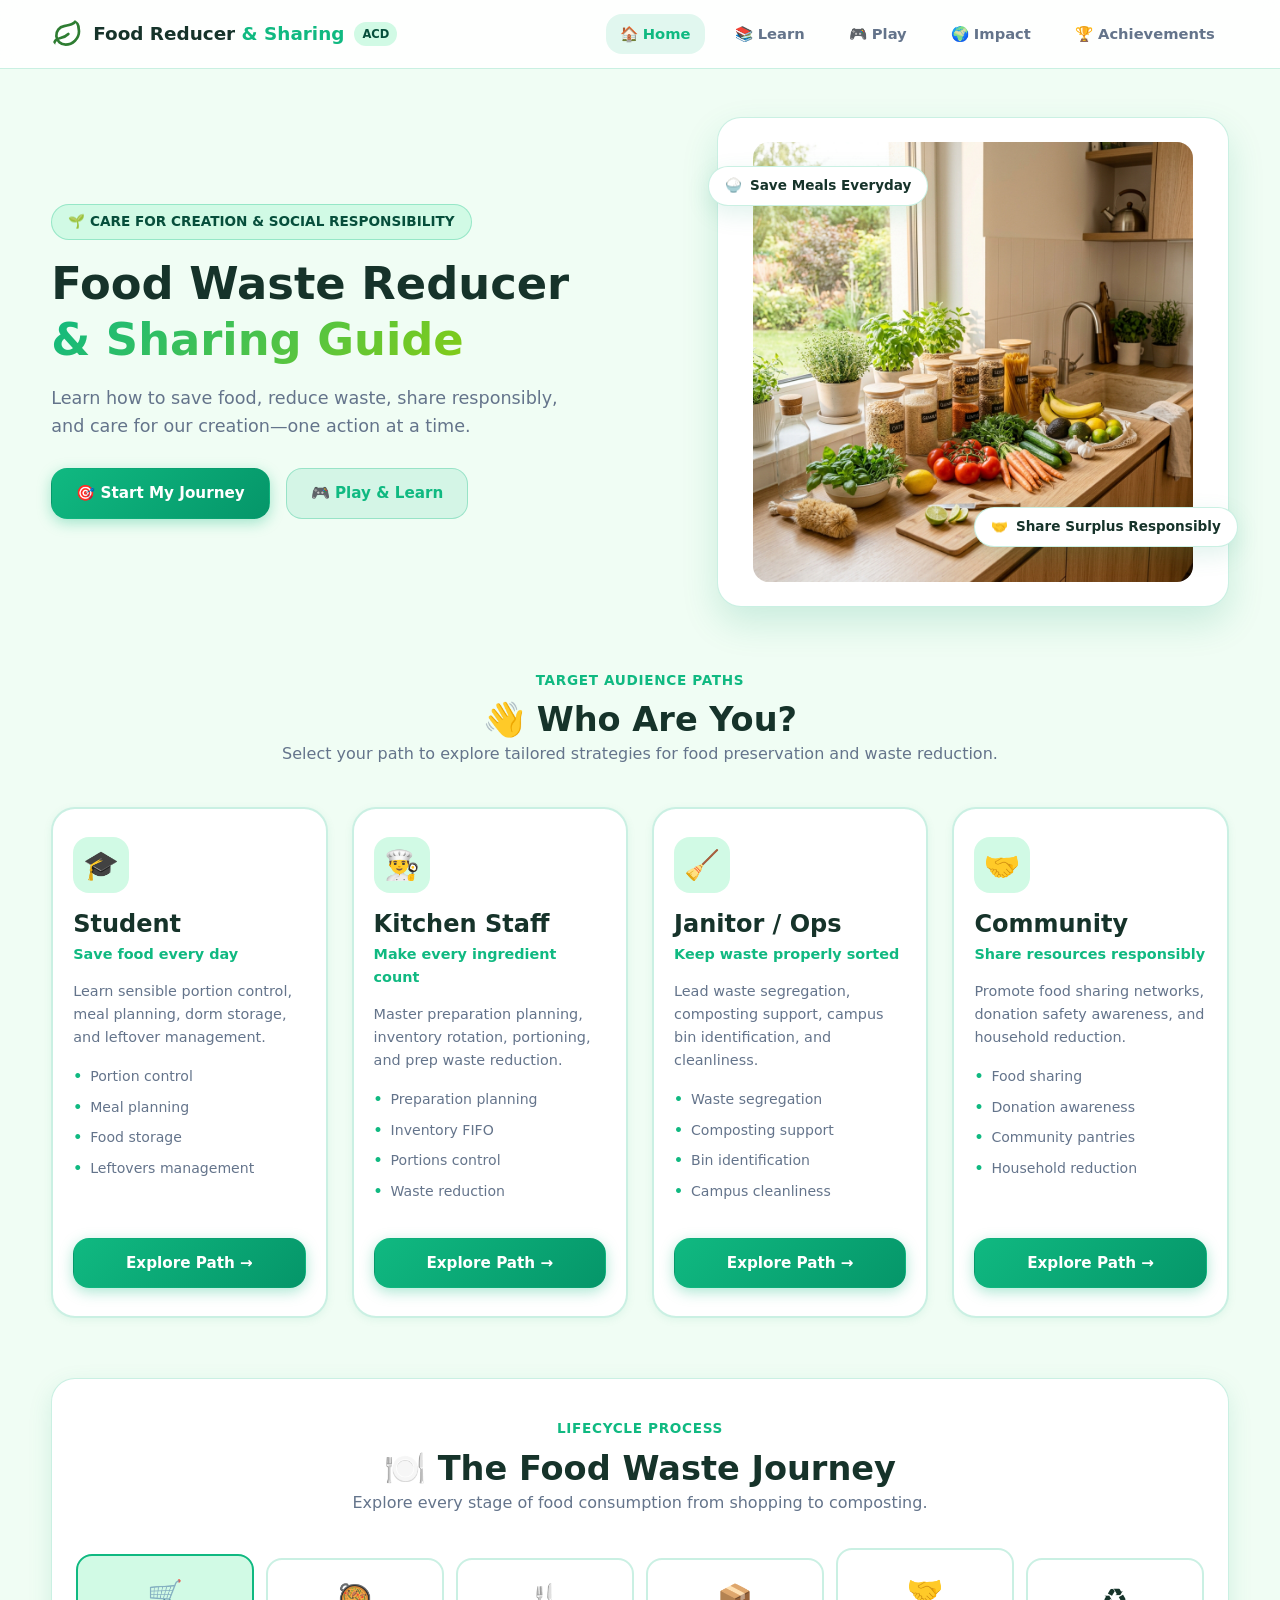
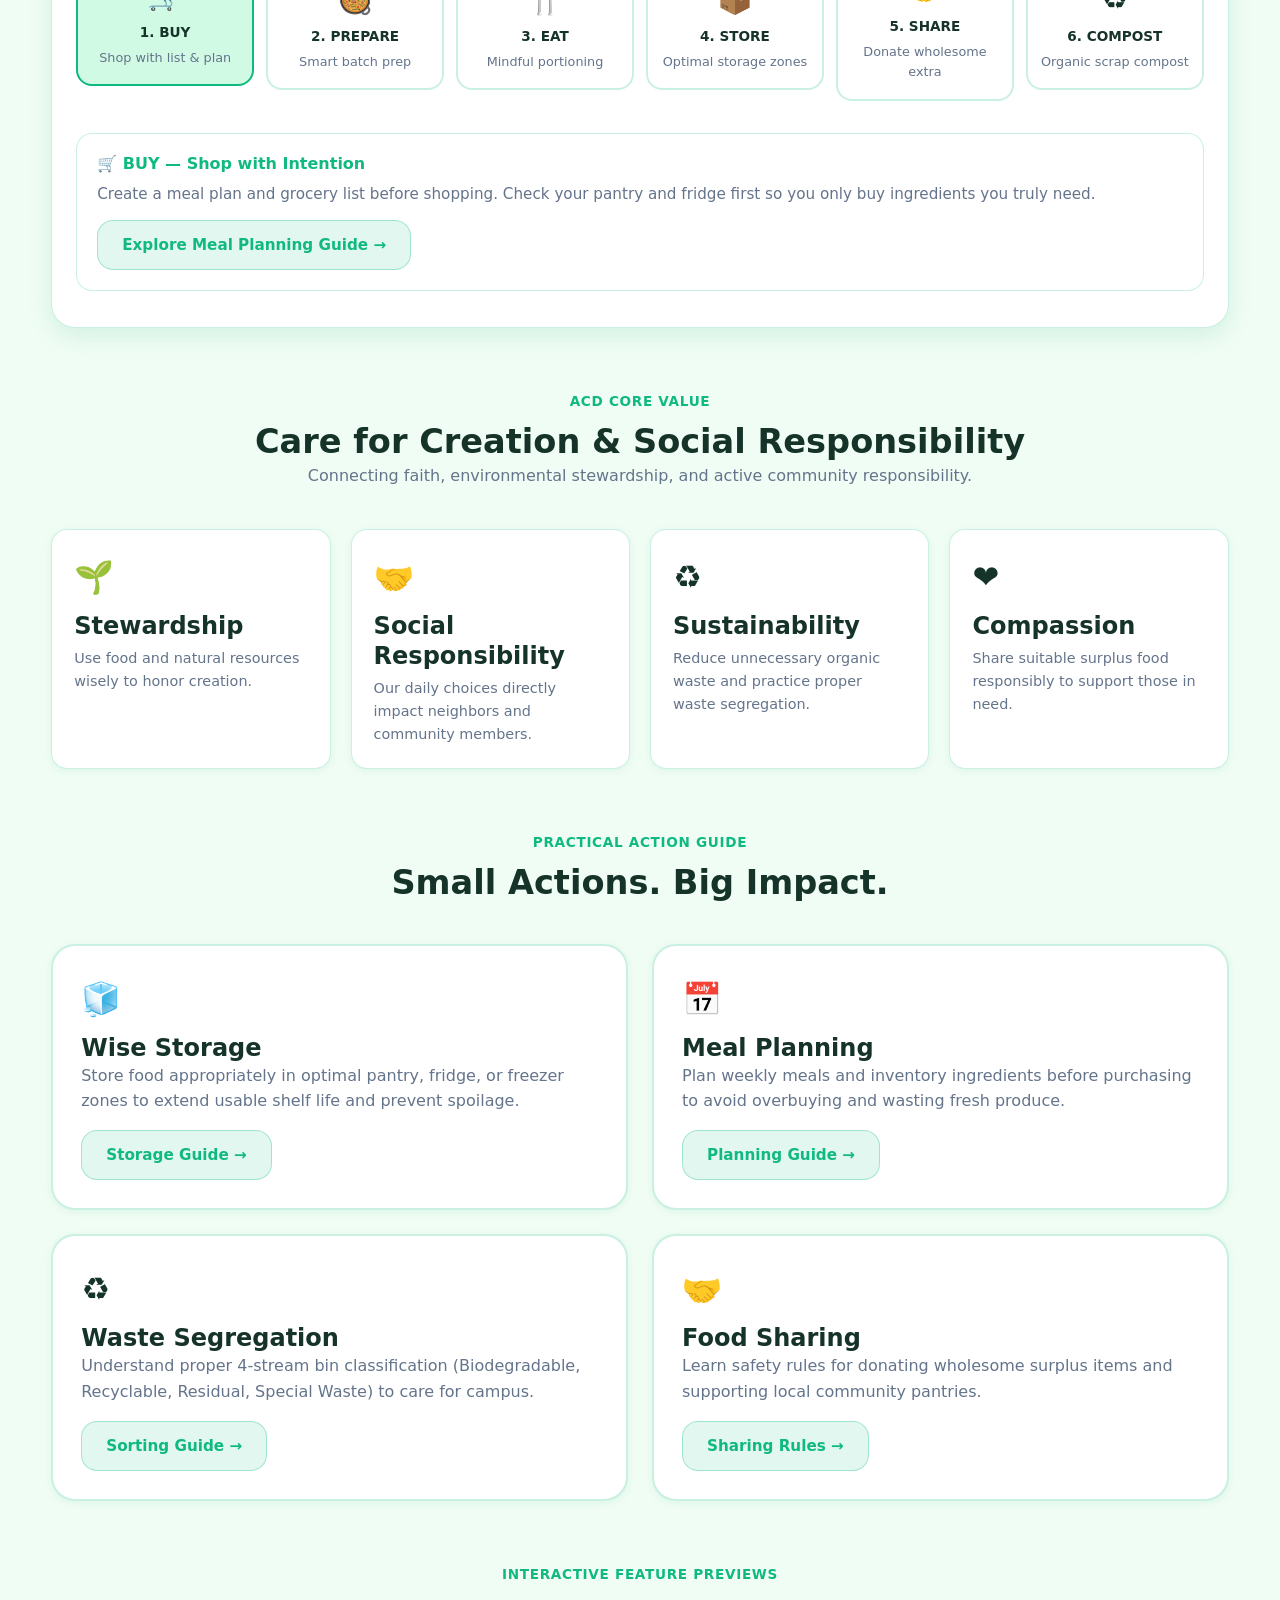
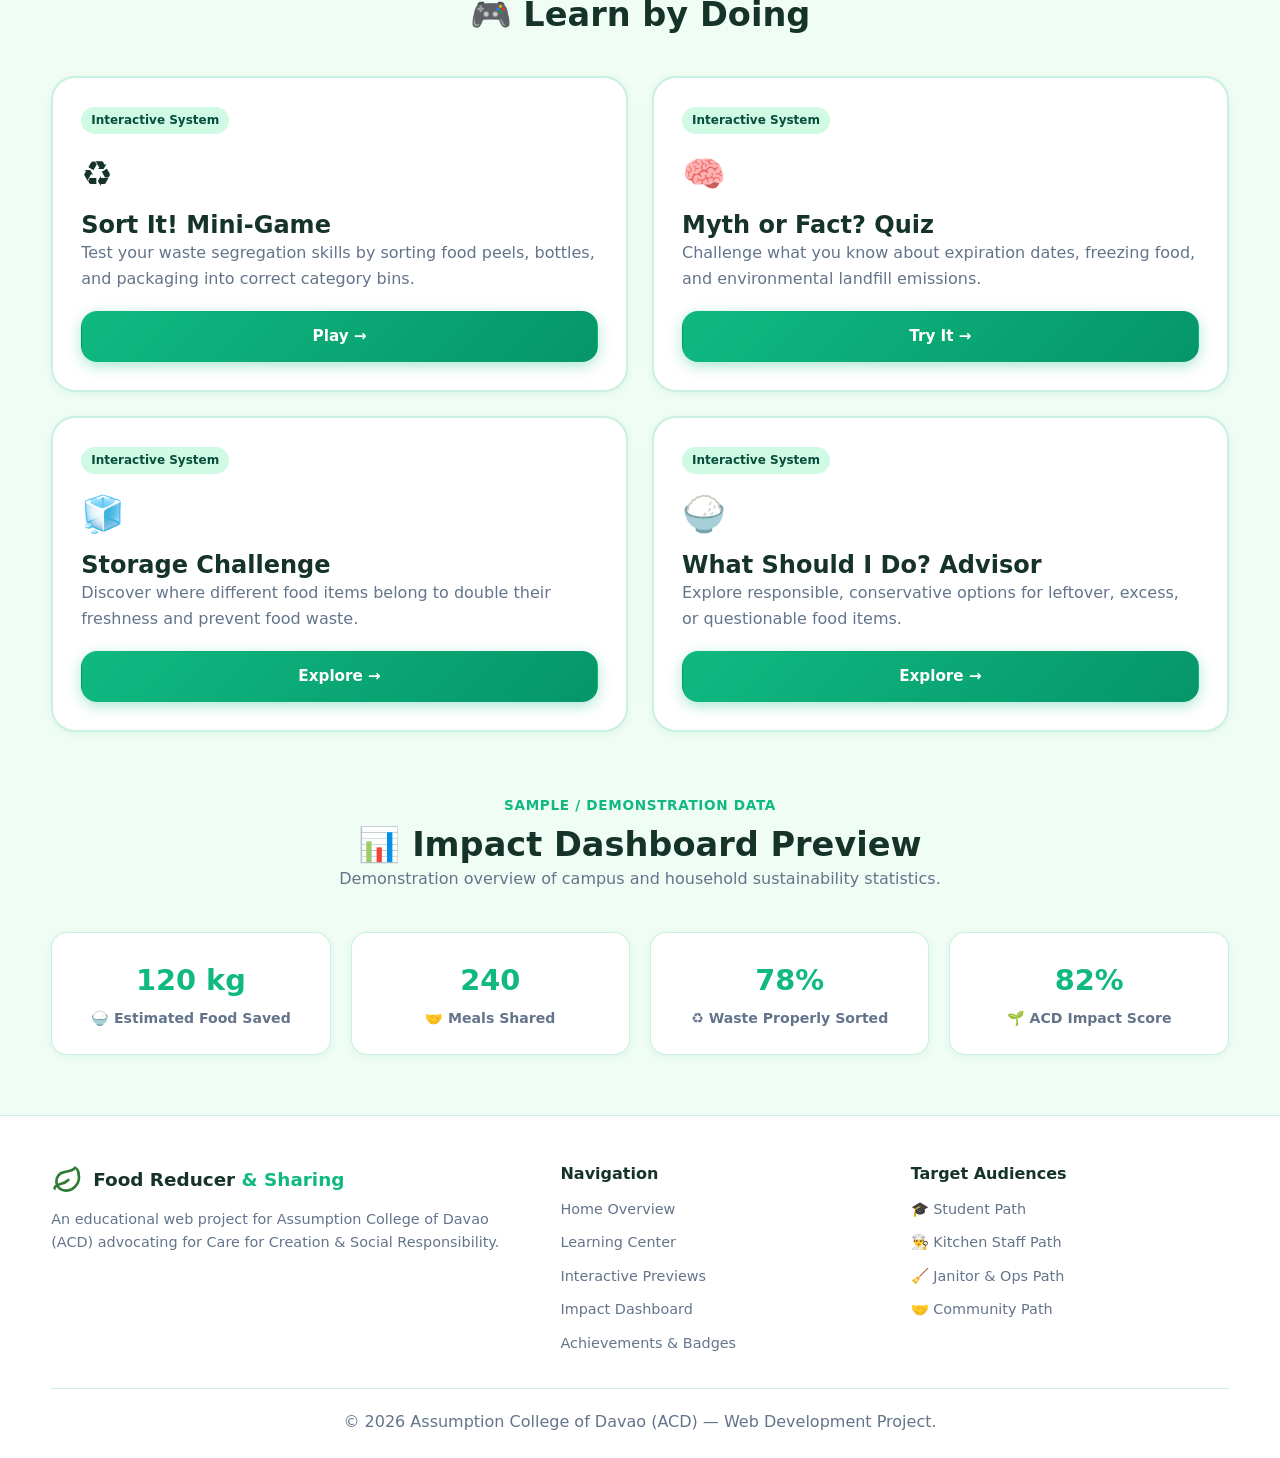
<file: index.html>
<!DOCTYPE html>
<html lang="en">

<head>
  <meta charset="UTF-8">
  <meta name="viewport" content="width=device-width, initial-scale=1.0">
  <title>Food Waste Reducer &amp; Sharing Guide — ACD Sustainable Living</title>
  <meta name="description" content="Learn how to save food, reduce waste, share responsibly, and care for creation at Assumption College of Davao.">
  <link rel="icon" type="image/svg+xml" href="images/logo.svg">
  <link rel="stylesheet" href="css/style.css">
  <link rel="stylesheet" href="css/styles.css">
</head>

<body>

  <!-- Site Header (Flexbox Navigation) -->
  <header class="site-header">
    <div class="container header-inner">
      <a href="index.html" class="logo-box">
        <img src="images/logo.svg" alt="ACD Eco Logo" class="logo-img" width="32" height="32">
        <span>Food Reducer <span class="logo-highlight">&amp; Sharing</span></span>
        <span class="logo-badge">ACD</span>
      </a>

      <button class="hamburger-btn" id="hamburger-btn" aria-label="Toggle navigation menu" aria-expanded="false">
        ☰ Menu
      </button>

      <nav aria-label="Main Navigation">
        <ul class="nav-links" id="nav-links">
          <li><a href="index.html" class="active">🏠 Home</a></li>
          <li><a href="about.html">📚 Learn</a></li>
          <li><a href="quiz.html">🎮 Play</a></li>
          <li><a href="impact.html">🌍 Impact</a></li>
          <li><a href="achievements.html">🏆 Achievements</a></li>
        </ul>
      </nav>
    </div>
  </header>

  <main>
    <!-- Hero Section (Grid & Flexbox Layout) -->
    <section class="container hero-section">
      <div class="hero-content">
        <div class="acd-badge">
          🌱 CARE FOR CREATION &amp; SOCIAL RESPONSIBILITY
        </div>
        <h1>Food Waste Reducer <br><span class="highlight">&amp; Sharing Guide</span></h1>
        <p>Learn how to save food, reduce waste, share responsibly, and care for our creation—one action at a time.</p>

        <div class="hero-actions">
          <a href="#who-are-you" class="btn btn-primary">🎯 Start My Journey</a>
          <a href="quiz.html" class="btn btn-secondary">🎮 Play &amp; Learn</a>
        </div>
      </div>

      <div class="hero-graphic-box">
        <img src="images/hero-kitchen.png" alt="Zero Waste Kitchen Illustration" class="hero-illustration">
        <div class="floating-eco-pill pill-1">
          <span>🍚</span> Save Meals Everyday
        </div>
        <div class="floating-eco-pill pill-2">
          <span>🤝</span> Share Surplus Responsibly
        </div>
      </div>
    </section>

    <!-- Who Are You? (Choose Your Role Grid) -->
    <section class="container" id="who-are-you" style="margin-bottom: 60px;">
      <div class="section-header">
        <span class="section-tag">Target Audience Paths</span>
        <h2>👋 Who Are You?</h2>
        <p>Select your path to explore tailored strategies for food preservation and waste reduction.</p>
      </div>

      <div class="role-cards-grid">
        
        <!-- Role 1: Student -->
        <article class="role-card" data-role="student">
          <div>
            <div class="role-icon-box">🎓</div>
            <h3>Student</h3>
            <p class="role-subtitle">Save food every day</p>
            <p style="font-size: 0.9rem; margin-bottom: 16px;">Learn sensible portion control, meal planning, dorm storage, and leftover management.</p>
            <ul class="role-activities">
              <li>Portion control</li>
              <li>Meal planning</li>
              <li>Food storage</li>
              <li>Leftovers management</li>
            </ul>
          </div>
          <a href="about.html#students" class="btn btn-primary" style="margin-top: 16px;">Explore Path →</a>
        </article>

        <!-- Role 2: Kitchen Staff -->
        <article class="role-card" data-role="kitchen">
          <div>
            <div class="role-icon-box">👨‍🍳</div>
            <h3>Kitchen Staff</h3>
            <p class="role-subtitle">Make every ingredient count</p>
            <p style="font-size: 0.9rem; margin-bottom: 16px;">Master preparation planning, inventory rotation, portioning, and prep waste reduction.</p>
            <ul class="role-activities">
              <li>Preparation planning</li>
              <li>Inventory FIFO</li>
              <li>Portions control</li>
              <li>Waste reduction</li>
            </ul>
          </div>
          <a href="about.html#kitchen" class="btn btn-primary" style="margin-top: 16px;">Explore Path →</a>
        </article>

        <!-- Role 3: Janitor -->
        <article class="role-card" data-role="janitor">
          <div>
            <div class="role-icon-box">🧹</div>
            <h3>Janitor / Ops</h3>
            <p class="role-subtitle">Keep waste properly sorted</p>
            <p style="font-size: 0.9rem; margin-bottom: 16px;">Lead waste segregation, composting support, campus bin identification, and cleanliness.</p>
            <ul class="role-activities">
              <li>Waste segregation</li>
              <li>Composting support</li>
              <li>Bin identification</li>
              <li>Campus cleanliness</li>
            </ul>
          </div>
          <a href="about.html#janitors" class="btn btn-primary" style="margin-top: 16px;">Explore Path →</a>
        </article>

        <!-- Role 4: Community -->
        <article class="role-card" data-role="community">
          <div>
            <div class="role-icon-box">🤝</div>
            <h3>Community</h3>
            <p class="role-subtitle">Share resources responsibly</p>
            <p style="font-size: 0.9rem; margin-bottom: 16px;">Promote food sharing networks, donation safety awareness, and household reduction.</p>
            <ul class="role-activities">
              <li>Food sharing</li>
              <li>Donation awareness</li>
              <li>Community pantries</li>
              <li>Household reduction</li>
            </ul>
          </div>
          <a href="about.html#community" class="btn btn-primary" style="margin-top: 16px;">Explore Path →</a>
        </article>

      </div>
    </section>

    <!-- The Food Waste Journey -->
    <section class="container" id="food-journey-section" style="margin-bottom: 60px;">
      <div class="journey-container">
        <div class="section-header" style="margin-bottom: 24px;">
          <span class="section-tag">Lifecycle Process</span>
          <h2>🍽️ The Food Waste Journey</h2>
          <p>Explore every stage of food consumption from shopping to composting.</p>
        </div>

        <div class="journey-steps-track">
          <div class="journey-step-item active-step" data-stage="buy">
            <div class="journey-step-icon">🛒</div>
            <div class="journey-step-name">1. BUY</div>
            <p style="font-size: 0.8rem; color: var(--muted); margin-top: 4px;">Shop with list &amp; plan</p>
          </div>

          <div class="journey-step-item" data-stage="prepare">
            <div class="journey-step-icon">🥘</div>
            <div class="journey-step-name">2. PREPARE</div>
            <p style="font-size: 0.8rem; color: var(--muted); margin-top: 4px;">Smart batch prep</p>
          </div>

          <div class="journey-step-item" data-stage="eat">
            <div class="journey-step-icon">🍴</div>
            <div class="journey-step-name">3. EAT</div>
            <p style="font-size: 0.8rem; color: var(--muted); margin-top: 4px;">Mindful portioning</p>
          </div>

          <div class="journey-step-item" data-stage="store">
            <div class="journey-step-icon">📦</div>
            <div class="journey-step-name">4. STORE</div>
            <p style="font-size: 0.8rem; color: var(--muted); margin-top: 4px;">Optimal storage zones</p>
          </div>

          <div class="journey-step-item" data-stage="share">
            <div class="journey-step-icon">🤝</div>
            <div class="journey-step-name">5. SHARE</div>
            <p style="font-size: 0.8rem; color: var(--muted); margin-top: 4px;">Donate wholesome extra</p>
          </div>

          <div class="journey-step-item" data-stage="compost">
            <div class="journey-step-icon">♻️</div>
            <div class="journey-step-name">6. COMPOST</div>
            <p style="font-size: 0.8rem; color: var(--muted); margin-top: 4px;">Organic scrap compost</p>
          </div>
        </div>

        <div style="padding: 20px; background: var(--card-bg); border-radius: var(--radius-md); border: 1px solid var(--border-color);">
          <h4 id="journey-detail-title" style="color: var(--primary);">🛒 BUY — Shop with Intention</h4>
          <p id="journey-detail-text" style="margin: 8px 0 14px; font-size: 0.95rem;">Create a meal plan and grocery list before shopping. Check your pantry and fridge first so you only buy ingredients you truly need.</p>
          <a href="about.html#planning" class="btn btn-secondary" id="journey-detail-cta">Explore Meal Planning Guide →</a>
        </div>
      </div>
    </section>

    <!-- ACD Principle Cards -->
    <section class="container" style="margin-bottom: 60px;">
      <div class="section-header">
        <span class="section-tag">ACD Core Value</span>
        <h2>Care for Creation &amp; Social Responsibility</h2>
        <p>Connecting faith, environmental stewardship, and active community responsibility.</p>
      </div>

      <div class="acd-grid">
        <div class="acd-card">
          <div style="font-size: 2rem; margin-bottom: 8px;">🌱</div>
          <h3>Stewardship</h3>
          <p style="font-size: 0.9rem; margin-top: 6px;">Use food and natural resources wisely to honor creation.</p>
        </div>

        <div class="acd-card">
          <div style="font-size: 2rem; margin-bottom: 8px;">🤝</div>
          <h3>Social Responsibility</h3>
          <p style="font-size: 0.9rem; margin-top: 6px;">Our daily choices directly impact neighbors and community members.</p>
        </div>

        <div class="acd-card">
          <div style="font-size: 2rem; margin-bottom: 8px;">♻️</div>
          <h3>Sustainability</h3>
          <p style="font-size: 0.9rem; margin-top: 6px;">Reduce unnecessary organic waste and practice proper waste segregation.</p>
        </div>

        <div class="acd-card">
          <div style="font-size: 2rem; margin-bottom: 8px;">❤️</div>
          <h3>Compassion</h3>
          <p style="font-size: 0.9rem; margin-top: 6px;">Share suitable surplus food responsibly to support those in need.</p>
        </div>
      </div>
    </section>

    <!-- Small Actions. Big Impact. (Core Actions) -->
    <section class="container" style="margin-bottom: 60px;">
      <div class="section-header">
        <span class="section-tag">Practical Action Guide</span>
        <h2>Small Actions. Big Impact.</h2>
      </div>

      <div class="actions-grid">
        <div class="card">
          <div style="font-size: 2rem; margin-bottom: 8px;">🧊</div>
          <h3>Wise Storage</h3>
          <p>Store food appropriately in optimal pantry, fridge, or freezer zones to extend usable shelf life and prevent spoilage.</p>
          <a href="about.html#storage" class="btn btn-secondary" style="margin-top: 16px;">Storage Guide →</a>
        </div>

        <div class="card">
          <div style="font-size: 2rem; margin-bottom: 8px;">📅</div>
          <h3>Meal Planning</h3>
          <p>Plan weekly meals and inventory ingredients before purchasing to avoid overbuying and wasting fresh produce.</p>
          <a href="about.html#planning" class="btn btn-secondary" style="margin-top: 16px;">Planning Guide →</a>
        </div>

        <div class="card">
          <div style="font-size: 2rem; margin-bottom: 8px;">♻️</div>
          <h3>Waste Segregation</h3>
          <p>Understand proper 4-stream bin classification (Biodegradable, Recyclable, Residual, Special Waste) to care for campus.</p>
          <a href="about.html#segregation" class="btn btn-secondary" style="margin-top: 16px;">Sorting Guide →</a>
        </div>

        <div class="card">
          <div style="font-size: 2rem; margin-bottom: 8px;">🤝</div>
          <h3>Food Sharing</h3>
          <p>Learn safety rules for donating wholesome surplus items and supporting local community pantries.</p>
          <a href="about.html#sharing" class="btn btn-secondary" style="margin-top: 16px;">Sharing Rules →</a>
        </div>
      </div>
    </section>

    <!-- 🎮 Learn by Doing (Interactive Previews) -->
    <section class="container" style="margin-bottom: 60px;">
      <div class="section-header">
        <span class="section-tag">Interactive Feature Previews</span>
        <h2>🎮 Learn by Doing</h2>
      </div>

      <div class="previews-grid">
        
        <div class="preview-card">
          <div>
            <span class="week4-badge">Interactive System</span>
            <div style="font-size: 2.2rem; margin-bottom: 8px;">♻️</div>
            <h3>Sort It! Mini-Game</h3>
            <p>Test your waste segregation skills by sorting food peels, bottles, and packaging into correct category bins.</p>
          </div>
          <a href="quiz.html#sort-it" class="btn btn-primary" style="margin-top: 20px;">Play →</a>
        </div>

        <div class="preview-card">
          <div>
            <span class="week4-badge">Interactive System</span>
            <div style="font-size: 2.2rem; margin-bottom: 8px;">🧠</div>
            <h3>Myth or Fact? Quiz</h3>
            <p>Challenge what you know about expiration dates, freezing food, and environmental landfill emissions.</p>
          </div>
          <a href="quiz.html#myth-fact" class="btn btn-primary" style="margin-top: 20px;">Try It →</a>
        </div>

        <div class="preview-card">
          <div>
            <span class="week4-badge">Interactive System</span>
            <div style="font-size: 2.2rem; margin-bottom: 8px;">🧊</div>
            <h3>Storage Challenge</h3>
            <p>Discover where different food items belong to double their freshness and prevent food waste.</p>
          </div>
          <a href="quiz.html#storage-challenge" class="btn btn-primary" style="margin-top: 20px;">Explore →</a>
        </div>

        <div class="preview-card">
          <div>
            <span class="week4-badge">Interactive System</span>
            <div style="font-size: 2.2rem; margin-bottom: 8px;">🍚</div>
            <h3>What Should I Do? Advisor</h3>
            <p>Explore responsible, conservative options for leftover, excess, or questionable food items.</p>
          </div>
          <a href="quiz.html#what-should-i-do" class="btn btn-primary" style="margin-top: 20px;">Explore →</a>
        </div>

      </div>
    </section>

    <!-- Impact Preview (Sample Demonstration Data) -->
    <section class="container" style="margin-bottom: 60px;">
      <div class="section-header">
        <span class="section-tag">Sample / Demonstration Data</span>
        <h2>📊 Impact Dashboard Preview</h2>
        <p>Demonstration overview of campus and household sustainability statistics.</p>
      </div>

      <div class="impact-stats-grid">
        <div class="stat-card">
          <div class="stat-val">120 kg</div>
          <div class="stat-label">🍚 Estimated Food Saved</div>
        </div>

        <div class="stat-card">
          <div class="stat-val">240</div>
          <div class="stat-label">🤝 Meals Shared</div>
        </div>

        <div class="stat-card">
          <div class="stat-val">78%</div>
          <div class="stat-label">♻️ Waste Properly Sorted</div>
        </div>

        <div class="stat-card">
          <div class="stat-val">82%</div>
          <div class="stat-label">🌱 ACD Impact Score</div>
        </div>
      </div>
    </section>
  </main>

  <!-- Visual Mobile Bottom Navigation -->
  <nav class="mobile-bottom-nav">
    <a href="index.html" class="mobile-nav-item active">
      <span style="font-size: 1.2rem;">🏠</span>
      <span>Home</span>
    </a>
    <a href="quiz.html" class="mobile-nav-item">
      <span style="font-size: 1.2rem;">🎮</span>
      <span>Play</span>
    </a>
    <a href="achievements.html" class="mobile-nav-item">
      <span style="font-size: 1.2rem;">🎯</span>
      <span>Challenge</span>
    </a>
    <a href="impact.html" class="mobile-nav-item">
      <span style="font-size: 1.2rem;">🌍</span>
      <span>Impact</span>
    </a>
    <a href="achievements.html" class="mobile-nav-item">
      <span style="font-size: 1.2rem;">🏆</span>
      <span>Badges</span>
    </a>
  </nav>

  <!-- Site Footer -->
  <footer class="site-footer">
    <div class="container">
      <div class="footer-grid">
        <div class="footer-brand">
          <a href="index.html" class="logo-box">
            <img src="images/logo.svg" alt="ACD Eco Logo" class="logo-img" width="32" height="32">
            <span>Food Reducer <span class="logo-highlight">&amp; Sharing</span></span>
          </a>
          <p>An educational web project for Assumption College of Davao (ACD) advocating for Care for Creation &amp; Social Responsibility.</p>
        </div>

        <div class="footer-links">
          <h4>Navigation</h4>
          <ul>
            <li><a href="index.html">Home Overview</a></li>
            <li><a href="about.html">Learning Center</a></li>
            <li><a href="quiz.html">Interactive Previews</a></li>
            <li><a href="impact.html">Impact Dashboard</a></li>
            <li><a href="achievements.html">Achievements &amp; Badges</a></li>
          </ul>
        </div>

        <div class="footer-links">
          <h4>Target Audiences</h4>
          <ul>
            <li><a href="about.html#students">🎓 Student Path</a></li>
            <li><a href="about.html#kitchen">👨‍🍳 Kitchen Staff Path</a></li>
            <li><a href="about.html#janitors">🧹 Janitor &amp; Ops Path</a></li>
            <li><a href="about.html#community">🤝 Community Path</a></li>
          </ul>
        </div>
      </div>

      <div class="footer-bottom">
        <p>&copy; 2026 Assumption College of Davao (ACD) — Web Development Project.</p>
      </div>
    </div>
  </footer>

  <script src="js/script.js"></script>
</body>

</html>
</file>
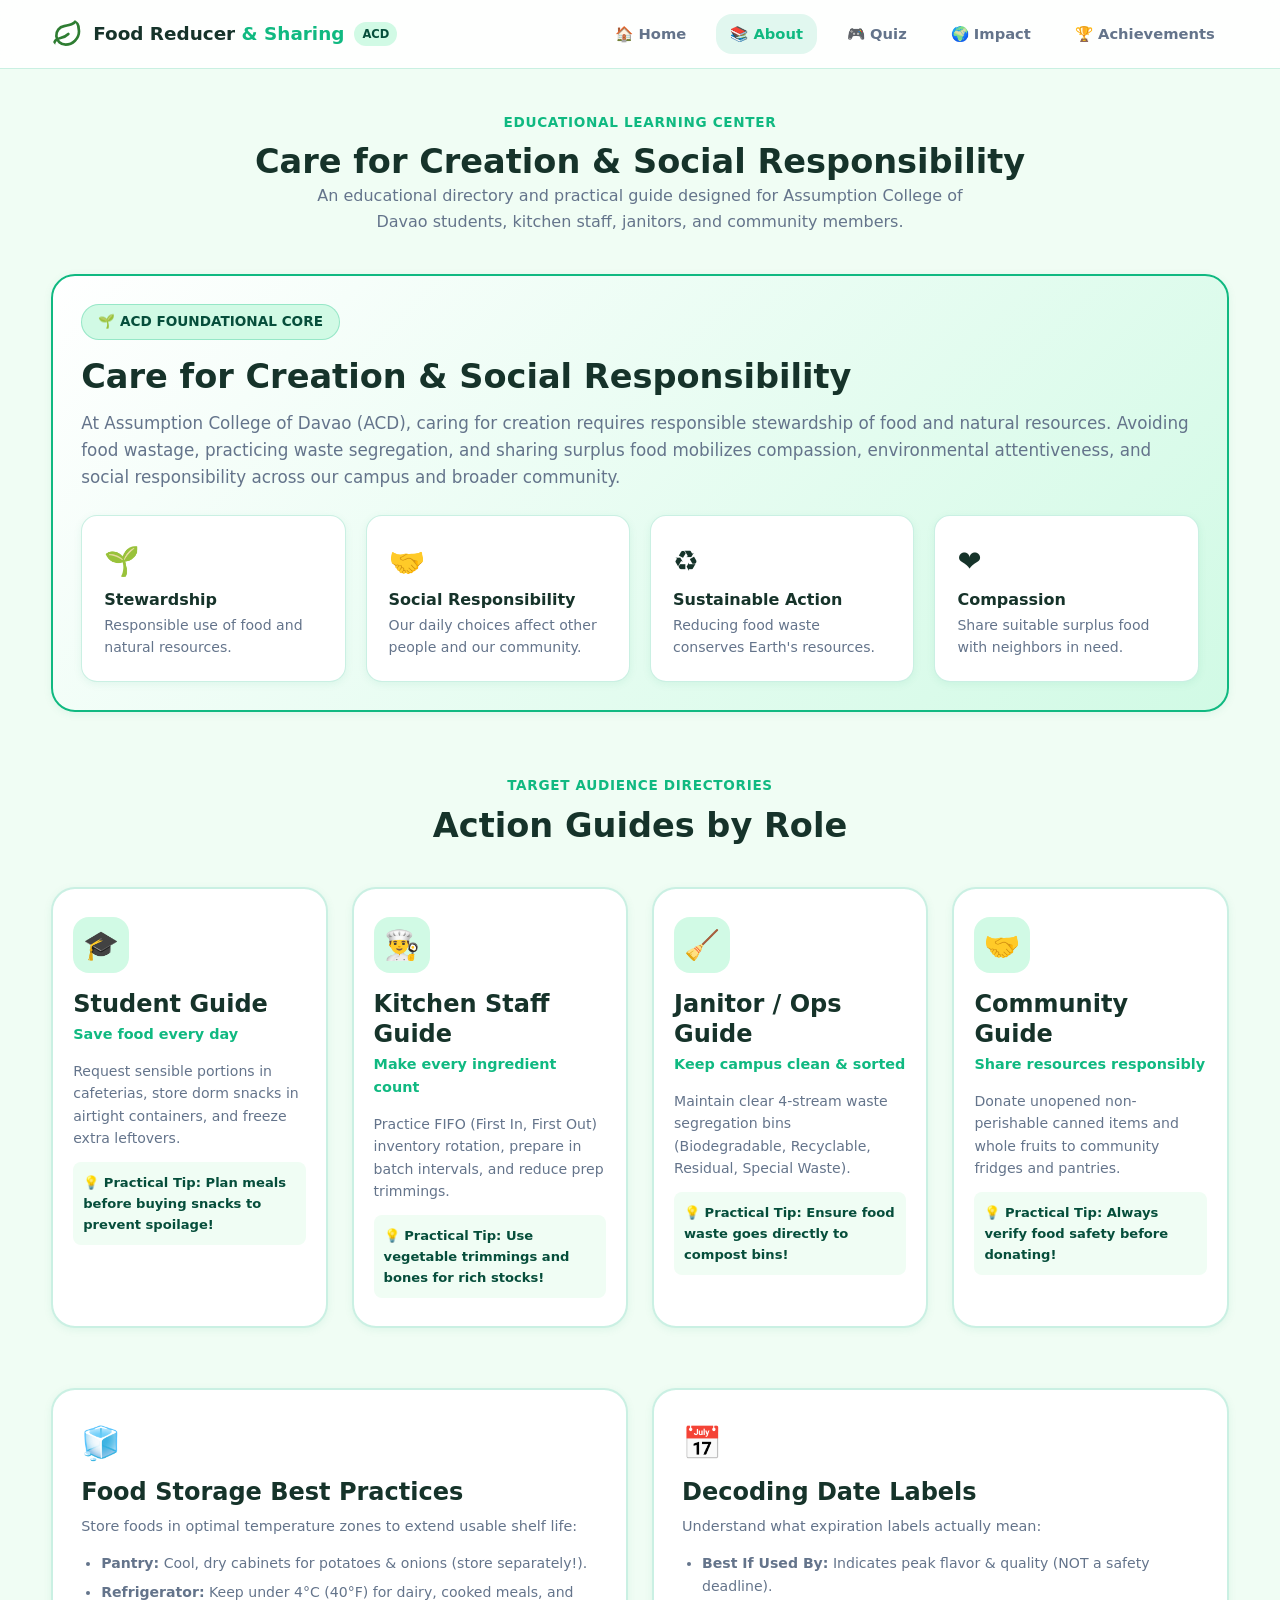
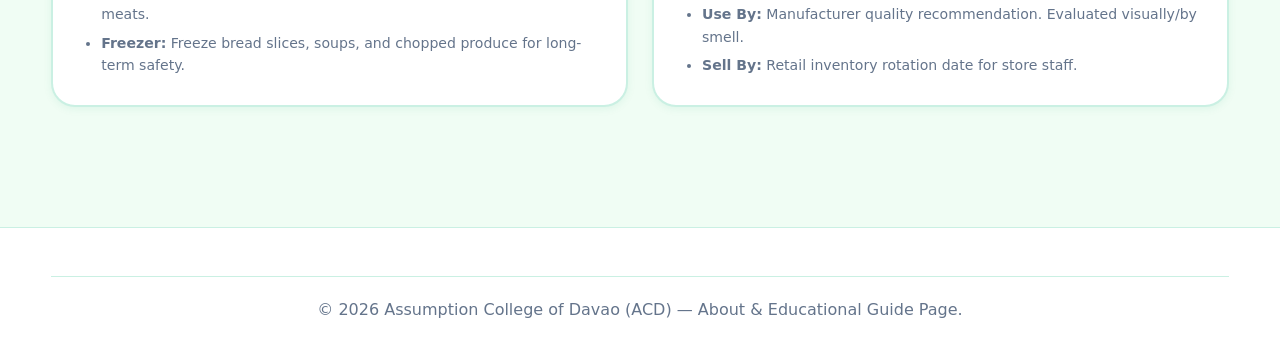
<file: about.html>
<!DOCTYPE html>
<html lang="en">

<head>
  <meta charset="UTF-8">
  <meta name="viewport" content="width=device-width, initial-scale=1.0">
  <title>About &amp; Educational Guide — Food Waste Reducer</title>
  <meta name="description" content="Comprehensive educational guide for Assumption College of Davao on food storage, waste segregation, and community sharing.">
  <link rel="icon" type="image/svg+xml" href="images/logo.svg">
  <link rel="stylesheet" href="css/style.css">
  <link rel="stylesheet" href="css/styles.css">
</head>

<body>

  <!-- Site Header (Flexbox Navigation) -->
  <header class="site-header">
    <div class="container header-inner">
      <a href="index.html" class="logo-box">
        <img src="images/logo.svg" alt="ACD Eco Logo" class="logo-img" width="32" height="32">
        <span>Food Reducer <span class="logo-highlight">&amp; Sharing</span></span>
        <span class="logo-badge">ACD</span>
      </a>

      <button class="hamburger-btn" id="hamburger-btn" aria-label="Toggle navigation menu" aria-expanded="false">
        ☰ Menu
      </button>

      <nav aria-label="Main Navigation">
        <ul class="nav-links" id="nav-links">
          <li><a href="index.html">🏠 Home</a></li>
          <li><a href="about.html" class="active">📚 About</a></li>
          <li><a href="quiz.html">🎮 Quiz</a></li>
          <li><a href="impact.html">🌍 Impact</a></li>
          <li><a href="achievements.html">🏆 Achievements</a></li>
        </ul>
      </nav>
    </div>
  </header>

  <main style="padding: 40px 0 60px;">
    <!-- Page Header -->
    <section class="container" style="margin-bottom: 40px;">
      <div class="section-header">
        <span class="section-tag">Educational Learning Center</span>
        <h2>Care for Creation &amp; Social Responsibility</h2>
        <p style="max-width: 680px; margin-inline: auto;">
          An educational directory and practical guide designed for Assumption College of Davao students, kitchen staff, janitors, and community members.
        </p>
      </div>
    </section>

    <!-- ACD Principle Core Section -->
    <section class="container" style="margin-bottom: 60px;">
      <div class="card" style="background: linear-gradient(135deg, var(--card-bg), var(--light-green)); border-color: var(--primary);">
        <div class="acd-badge">🌱 ACD FOUNDATIONAL CORE</div>
        <h2>Care for Creation &amp; Social Responsibility</h2>
        <p style="margin-top: 12px; font-size: 1.05rem;">
          At Assumption College of Davao (ACD), caring for creation requires responsible stewardship of food and natural resources. Avoiding food wastage, practicing waste segregation, and sharing surplus food mobilizes compassion, environmental attentiveness, and social responsibility across our campus and broader community.
        </p>

        <div class="acd-grid" style="margin-top: 24px;">
          <div class="acd-card">
            <div style="font-size: 1.8rem; margin-bottom: 6px;">🌱</div>
            <h4>Stewardship</h4>
            <p style="font-size: 0.88rem; margin-top: 4px;">Responsible use of food and natural resources.</p>
          </div>
          <div class="acd-card">
            <div style="font-size: 1.8rem; margin-bottom: 6px;">🤝</div>
            <h4>Social Responsibility</h4>
            <p style="font-size: 0.88rem; margin-top: 4px;">Our daily choices affect other people and our community.</p>
          </div>
          <div class="acd-card">
            <div style="font-size: 1.8rem; margin-bottom: 6px;">♻️</div>
            <h4>Sustainable Action</h4>
            <p style="font-size: 0.88rem; margin-top: 4px;">Reducing food waste conserves Earth's resources.</p>
          </div>
          <div class="acd-card">
            <div style="font-size: 1.8rem; margin-bottom: 6px;">❤️</div>
            <h4>Compassion</h4>
            <p style="font-size: 0.88rem; margin-top: 4px;">Share suitable surplus food with neighbors in need.</p>
          </div>
        </div>
      </div>
    </section>

    <!-- Audience Specific Guides (Grid Layout) -->
    <section class="container" style="margin-bottom: 60px;">
      <div class="section-header">
        <span class="section-tag">Target Audience Directories</span>
        <h2>Action Guides by Role</h2>
      </div>

      <div class="role-cards-grid">
        <!-- Student Guide -->
        <article class="role-card" id="students">
          <div>
            <div class="role-icon-box">🎓</div>
            <h3>Student Guide</h3>
            <p class="role-subtitle">Save food every day</p>
            <p style="font-size: 0.88rem; margin-bottom: 12px;">Request sensible portions in cafeterias, store dorm snacks in airtight containers, and freeze extra leftovers.</p>
            <div style="padding: 10px; background: var(--background); border-radius: var(--radius-sm); font-size: 0.82rem; color: var(--dark-green); font-weight: 600;">
              💡 Practical Tip: Plan meals before buying snacks to prevent spoilage!
            </div>
          </div>
        </article>

        <!-- Kitchen Staff Guide -->
        <article class="role-card" id="kitchen">
          <div>
            <div class="role-icon-box">👨‍🍳</div>
            <h3>Kitchen Staff Guide</h3>
            <p class="role-subtitle">Make every ingredient count</p>
            <p style="font-size: 0.88rem; margin-bottom: 12px;">Practice FIFO (First In, First Out) inventory rotation, prepare in batch intervals, and reduce prep trimmings.</p>
            <div style="padding: 10px; background: var(--background); border-radius: var(--radius-sm); font-size: 0.82rem; color: var(--dark-green); font-weight: 600;">
              💡 Practical Tip: Use vegetable trimmings and bones for rich stocks!
            </div>
          </div>
        </article>

        <!-- Janitor Guide -->
        <article class="role-card" id="janitors">
          <div>
            <div class="role-icon-box">🧹</div>
            <h3>Janitor / Ops Guide</h3>
            <p class="role-subtitle">Keep campus clean &amp; sorted</p>
            <p style="font-size: 0.88rem; margin-bottom: 12px;">Maintain clear 4-stream waste segregation bins (Biodegradable, Recyclable, Residual, Special Waste).</p>
            <div style="padding: 10px; background: var(--background); border-radius: var(--radius-sm); font-size: 0.82rem; color: var(--dark-green); font-weight: 600;">
              💡 Practical Tip: Ensure food waste goes directly to compost bins!
            </div>
          </div>
        </article>

        <!-- Community Guide -->
        <article class="role-card" id="community">
          <div>
            <div class="role-icon-box">🤝</div>
            <h3>Community Guide</h3>
            <p class="role-subtitle">Share resources responsibly</p>
            <p style="font-size: 0.88rem; margin-bottom: 12px;">Donate unopened non-perishable canned items and whole fruits to community fridges and pantries.</p>
            <div style="padding: 10px; background: var(--background); border-radius: var(--radius-sm); font-size: 0.82rem; color: var(--dark-green); font-weight: 600;">
              💡 Practical Tip: Always verify food safety before donating!
            </div>
          </div>
        </article>
      </div>
    </section>

    <!-- Food Storage & Date Labels -->
    <section class="container" style="margin-bottom: 60px;">
      <div class="actions-grid">
        <div class="card" id="storage">
          <div style="font-size: 2rem; margin-bottom: 8px;">🧊</div>
          <h3>Food Storage Best Practices</h3>
          <p style="font-size: 0.9rem; margin: 8px 0 14px;">Store foods in optimal temperature zones to extend usable shelf life:</p>
          <ul style="margin-left: 20px; font-size: 0.88rem; color: var(--muted); display: flex; flex-direction: column; gap: 6px;">
            <li><strong>Pantry:</strong> Cool, dry cabinets for potatoes &amp; onions (store separately!).</li>
            <li><strong>Refrigerator:</strong> Keep under 4°C (40°F) for dairy, cooked meals, and meats.</li>
            <li><strong>Freezer:</strong> Freeze bread slices, soups, and chopped produce for long-term safety.</li>
          </ul>
        </div>

        <div class="card" id="dates">
          <div style="font-size: 2rem; margin-bottom: 8px;">📅</div>
          <h3>Decoding Date Labels</h3>
          <p style="font-size: 0.9rem; margin: 8px 0 14px;">Understand what expiration labels actually mean:</p>
          <ul style="margin-left: 20px; font-size: 0.88rem; color: var(--muted); display: flex; flex-direction: column; gap: 6px;">
            <li><strong>Best If Used By:</strong> Indicates peak flavor &amp; quality (NOT a safety deadline).</li>
            <li><strong>Use By:</strong> Manufacturer quality recommendation. Evaluated visually/by smell.</li>
            <li><strong>Sell By:</strong> Retail inventory rotation date for store staff.</li>
          </ul>
        </div>
      </div>
    </section>
  </main>

  <!-- Visual Mobile Navigation -->
  <nav class="mobile-bottom-nav">
    <a href="index.html" class="mobile-nav-item">
      <span style="font-size: 1.2rem;">🏠</span>
      <span>Home</span>
    </a>
    <a href="quiz.html" class="mobile-nav-item">
      <span style="font-size: 1.2rem;">🎮</span>
      <span>Play</span>
    </a>
    <a href="achievements.html" class="mobile-nav-item">
      <span style="font-size: 1.2rem;">🎯</span>
      <span>Challenge</span>
    </a>
    <a href="impact.html" class="mobile-nav-item">
      <span style="font-size: 1.2rem;">🌍</span>
      <span>Impact</span>
    </a>
    <a href="achievements.html" class="mobile-nav-item">
      <span style="font-size: 1.2rem;">🏆</span>
      <span>Badges</span>
    </a>
  </nav>

  <!-- Site Footer -->
  <footer class="site-footer">
    <div class="container">
      <div class="footer-bottom">
        <p>&copy; 2026 Assumption College of Davao (ACD) — About &amp; Educational Guide Page.</p>
      </div>
    </div>
  </footer>

  <script src="js/script.js"></script>
</body>

</html>
</file>
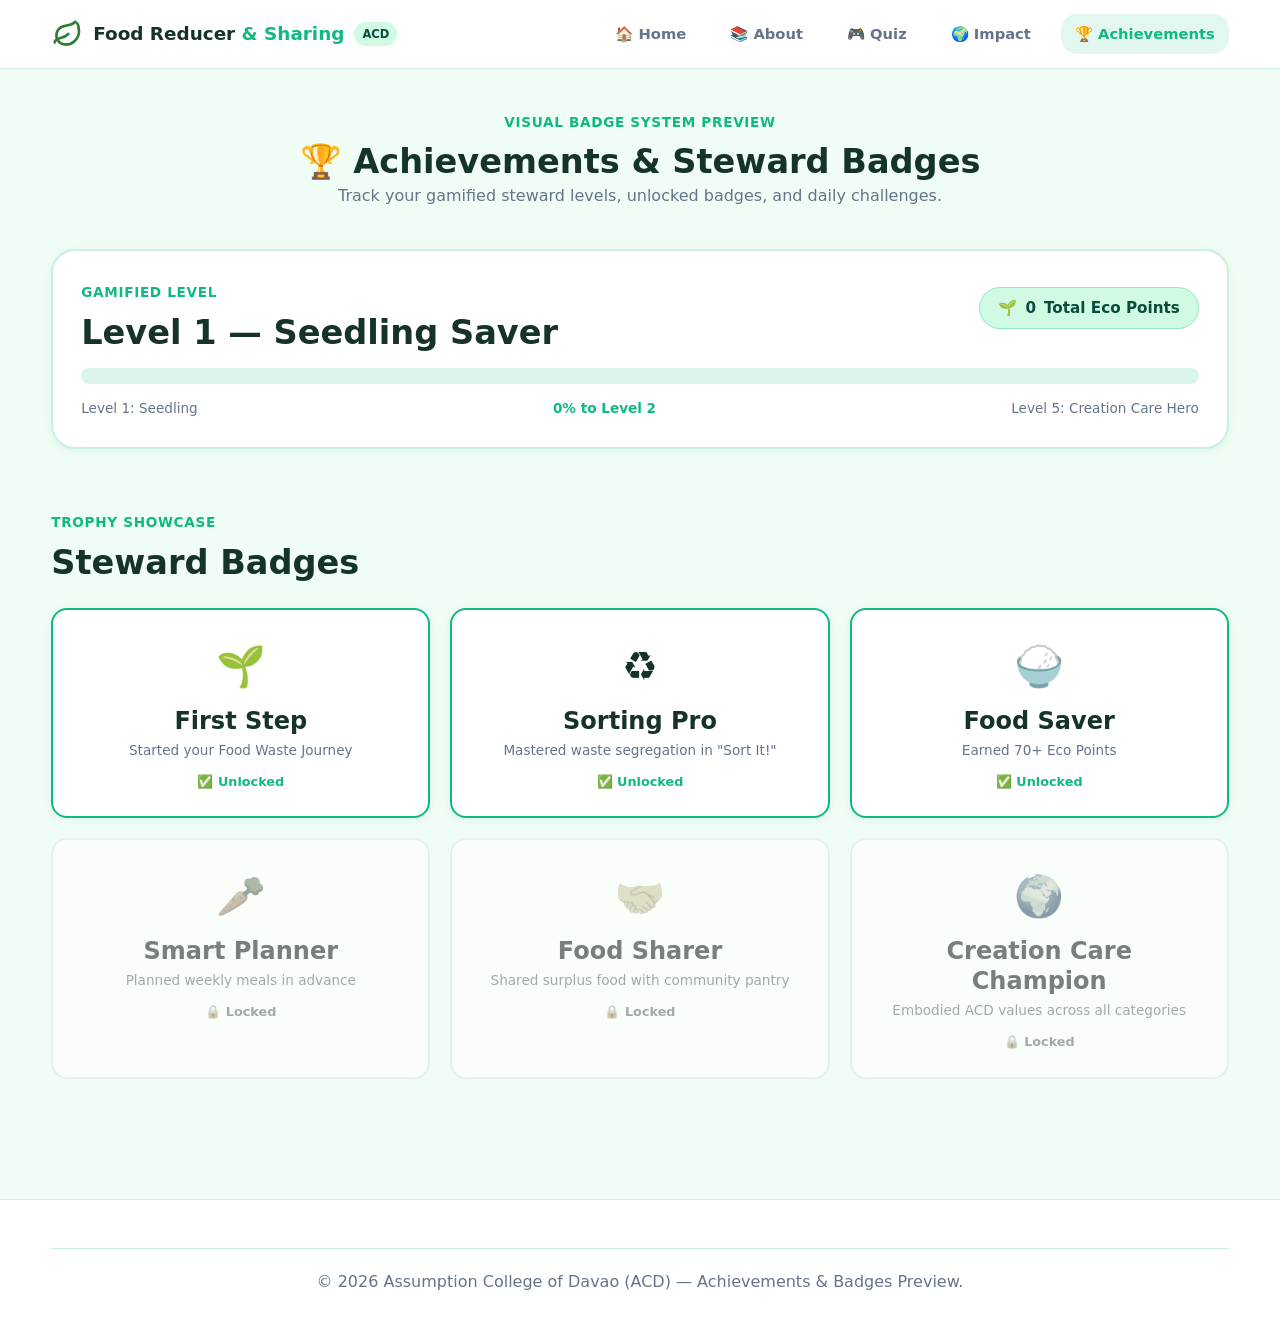
<file: achievements.html>
<!DOCTYPE html>
<html lang="en">

<head>
  <meta charset="UTF-8">
  <meta name="viewport" content="width=device-width, initial-scale=1.0">
  <title>Achievements &amp; Eco Badges Preview — Food Waste Reducer</title>
  <meta name="description" content="Visual achievements, level progress bar, and badge system for Assumption College of Davao.">
  <link rel="icon" type="image/svg+xml" href="images/logo.svg">
  <link rel="stylesheet" href="css/style.css">
  <link rel="stylesheet" href="css/styles.css">
</head>

<body>

  <!-- Site Header (Flexbox Navigation) -->
  <header class="site-header">
    <div class="container header-inner">
      <a href="index.html" class="logo-box">
        <img src="images/logo.svg" alt="ACD Eco Logo" class="logo-img" width="32" height="32">
        <span>Food Reducer <span class="logo-highlight">&amp; Sharing</span></span>
        <span class="logo-badge">ACD</span>
      </a>

      <button class="hamburger-btn" id="hamburger-btn" aria-label="Toggle navigation menu" aria-expanded="false">
        ☰ Menu
      </button>

      <nav aria-label="Main Navigation">
        <ul class="nav-links" id="nav-links">
          <li><a href="index.html">🏠 Home</a></li>
          <li><a href="about.html">📚 About</a></li>
          <li><a href="quiz.html">🎮 Quiz</a></li>
          <li><a href="impact.html">🌍 Impact</a></li>
          <li><a href="achievements.html" class="active">🏆 Achievements</a></li>
        </ul>
      </nav>
    </div>
  </header>

  <main style="padding: 40px 0 60px;">
    
    <!-- Page Header -->
    <section class="container" style="margin-bottom: 40px;">
      <div class="section-header">
        <span class="section-tag">Visual Badge System Preview</span>
        <h2>🏆 Achievements &amp; Steward Badges</h2>
        <p style="max-width: 650px; margin-inline: auto;">
          Track your gamified steward levels, unlocked badges, and daily challenges.
        </p>
      </div>
    </section>

    <!-- User Steward Level Progress Bar -->
    <section class="container" style="margin-bottom: 60px;">
      <div class="card">
        <div style="display: flex; justify-content: space-between; align-items: center; flex-wrap: wrap; gap: 12px;">
          <div>
            <span class="section-tag">Gamified Level</span>
            <h2 class="user-level-title">Level 3 — Food Saver</h2>
          </div>
          <div class="acd-badge" style="font-size: 0.95rem; padding: 8px 18px;">
            🌱 <span class="eco-points-val">85</span> Total Eco Points
          </div>
        </div>

        <div class="progress-bar-track">
          <div class="progress-fill user-level-fill" style="width: 80%;"></div>
        </div>

        <div style="display: flex; justify-content: space-between; font-size: 0.85rem; color: var(--muted);">
          <span>Level 1: Seedling</span>
          <span style="font-weight: 700; color: var(--primary);" class="user-level-percentage">80% to Level 4</span>
          <span>Level 5: Creation Care Hero</span>
        </div>
      </div>
    </section>

    <!-- Badges Grid -->
    <section class="container" style="margin-bottom: 60px;">
      <div class="section-header" style="text-align: left; margin-bottom: 20px;">
        <span class="section-tag">Trophy Showcase</span>
        <h2>Steward Badges</h2>
      </div>

      <div class="badges-grid">
        <!-- Badge 1 -->
        <div class="badge-card unlocked" data-badge-id="first_step">
          <div style="font-size: 2.5rem; margin-bottom: 8px;">🌱</div>
          <h3>First Step</h3>
          <p style="font-size: 0.85rem; color: var(--muted); margin-top: 4px;">Started your Food Waste Journey</p>
          <div style="margin-top: 10px; font-weight: 700; font-size: 0.8rem; color: var(--primary);" class="badge-status">✅ Unlocked</div>
        </div>

        <!-- Badge 2 -->
        <div class="badge-card unlocked" data-badge-id="sorting_pro">
          <div style="font-size: 2.5rem; margin-bottom: 8px;">♻️</div>
          <h3>Sorting Pro</h3>
          <p style="font-size: 0.85rem; color: var(--muted); margin-top: 4px;">Mastered waste segregation in "Sort It!"</p>
          <div style="margin-top: 10px; font-weight: 700; font-size: 0.8rem; color: var(--primary);" class="badge-status">✅ Unlocked</div>
        </div>

        <!-- Badge 3 -->
        <div class="badge-card unlocked" data-badge-id="food_saver">
          <div style="font-size: 2.5rem; margin-bottom: 8px;">🍚</div>
          <h3>Food Saver</h3>
          <p style="font-size: 0.85rem; color: var(--muted); margin-top: 4px;">Earned 70+ Eco Points</p>
          <div style="margin-top: 10px; font-weight: 700; font-size: 0.8rem; color: var(--primary);" class="badge-status">✅ Unlocked</div>
        </div>

        <!-- Badge 4 -->
        <div class="badge-card locked" data-badge-id="smart_planner">
          <div style="font-size: 2.5rem; margin-bottom: 8px;">🥕</div>
          <h3>Smart Planner</h3>
          <p style="font-size: 0.85rem; color: var(--muted); margin-top: 4px;">Planned weekly meals in advance</p>
          <div style="margin-top: 10px; font-weight: 700; font-size: 0.8rem; color: var(--muted);" class="badge-status">🔒 Locked</div>
        </div>

        <!-- Badge 5 -->
        <div class="badge-card locked" data-badge-id="food_sharer">
          <div style="font-size: 2.5rem; margin-bottom: 8px;">🤝</div>
          <h3>Food Sharer</h3>
          <p style="font-size: 0.85rem; color: var(--muted); margin-top: 4px;">Shared surplus food with community pantry</p>
          <div style="margin-top: 10px; font-weight: 700; font-size: 0.8rem; color: var(--muted);" class="badge-status">🔒 Locked</div>
        </div>

        <!-- Badge 6 -->
        <div class="badge-card locked" data-badge-id="creation_care">
          <div style="font-size: 2.5rem; margin-bottom: 8px;">🌍</div>
          <h3>Creation Care Champion</h3>
          <p style="font-size: 0.85rem; color: var(--muted); margin-top: 4px;">Embodied ACD values across all categories</p>
          <div style="margin-top: 10px; font-weight: 700; font-size: 0.8rem; color: var(--muted);" class="badge-status">🔒 Locked</div>
        </div>
      </div>
    </section>

  </main>

  <!-- Visual Mobile Navigation -->
  <nav class="mobile-bottom-nav">
    <a href="index.html" class="mobile-nav-item">
      <span style="font-size: 1.2rem;">🏠</span>
      <span>Home</span>
    </a>
    <a href="quiz.html" class="mobile-nav-item">
      <span style="font-size: 1.2rem;">🎮</span>
      <span>Play</span>
    </a>
    <a href="achievements.html" class="mobile-nav-item">
      <span style="font-size: 1.2rem;">🎯</span>
      <span>Challenge</span>
    </a>
    <a href="impact.html" class="mobile-nav-item">
      <span style="font-size: 1.2rem;">🌍</span>
      <span>Impact</span>
    </a>
    <a href="achievements.html" class="mobile-nav-item active">
      <span style="font-size: 1.2rem;">🏆</span>
      <span>Badges</span>
    </a>
  </nav>

  <!-- Site Footer -->
  <footer class="site-footer">
    <div class="container">
      <div class="footer-bottom">
        <p>&copy; 2026 Assumption College of Davao (ACD) — Achievements &amp; Badges Preview.</p>
      </div>
    </div>
  </footer>

  <script src="js/script.js"></script>
</body>

</html>
</file>
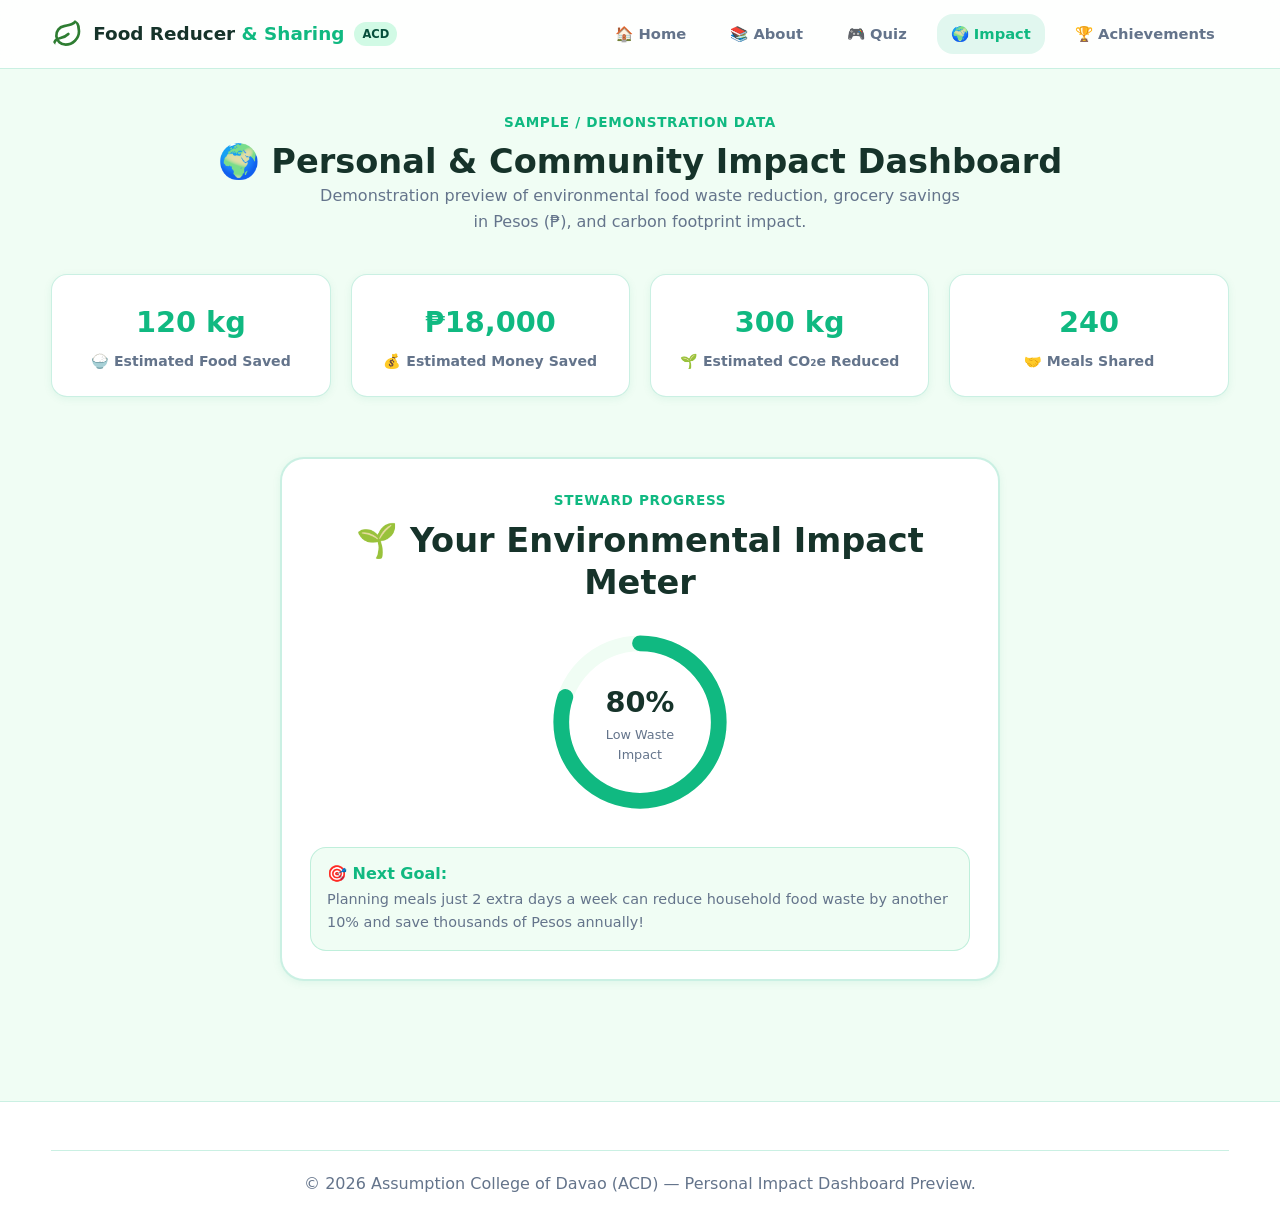
<file: impact.html>
<!DOCTYPE html>
<html lang="en">

<head>
  <meta charset="UTF-8">
  <meta name="viewport" content="width=device-width, initial-scale=1.0">
  <title>Impact Dashboard Preview — Food Waste Reducer</title>
  <meta name="description" content="Personal & community impact dashboard preview calculating food waste saved, grocery money saved in Pesos (₱), and CO2 reduction.">
  <link rel="icon" type="image/svg+xml" href="images/logo.svg">
  <link rel="stylesheet" href="css/style.css">
  <link rel="stylesheet" href="css/styles.css">
</head>

<body>

  <!-- Site Header (Flexbox Navigation) -->
  <header class="site-header">
    <div class="container header-inner">
      <a href="index.html" class="logo-box">
        <img src="images/logo.svg" alt="ACD Eco Logo" class="logo-img" width="32" height="32">
        <span>Food Reducer <span class="logo-highlight">&amp; Sharing</span></span>
        <span class="logo-badge">ACD</span>
      </a>

      <button class="hamburger-btn" id="hamburger-btn" aria-label="Toggle navigation menu" aria-expanded="false">
        ☰ Menu
      </button>

      <nav aria-label="Main Navigation">
        <ul class="nav-links" id="nav-links">
          <li><a href="index.html">🏠 Home</a></li>
          <li><a href="about.html">📚 About</a></li>
          <li><a href="quiz.html">🎮 Quiz</a></li>
          <li><a href="impact.html" class="active">🌍 Impact</a></li>
          <li><a href="achievements.html">🏆 Achievements</a></li>
        </ul>
      </nav>
    </div>
  </header>

  <main style="padding: 40px 0 60px;">
    
    <!-- Page Header -->
    <section class="container" style="margin-bottom: 40px;">
      <div class="section-header">
        <span class="section-tag">Sample / Demonstration Data</span>
        <h2>🌍 Personal &amp; Community Impact Dashboard</h2>
        <p style="max-width: 650px; margin-inline: auto;">
          Demonstration preview of environmental food waste reduction, grocery savings in Pesos (₱), and carbon footprint impact.
        </p>
      </div>
    </section>

    <!-- Impact Stats Grid -->
    <section class="container" style="margin-bottom: 60px;">
      <div class="impact-stats-grid">
        <div class="stat-card">
          <div class="stat-val" id="stat-food-saved">120 kg</div>
          <div class="stat-label">🍚 Estimated Food Saved</div>
        </div>

        <div class="stat-card">
          <div class="stat-val" id="stat-money-saved">₱18,000</div>
          <div class="stat-label">💰 Estimated Money Saved</div>
        </div>

        <div class="stat-card">
          <div class="stat-val" id="stat-co2-saved">300 kg</div>
          <div class="stat-label">🌱 Estimated CO₂e Reduced</div>
        </div>

        <div class="stat-card">
          <div class="stat-val" id="stat-meals-shared">240</div>
          <div class="stat-label">🤝 Meals Shared</div>
        </div>
      </div>
    </section>

    <!-- Visual Impact Meter Card -->
    <section class="container" style="margin-bottom: 60px;">
      <div class="card" style="max-width: 720px; margin-inline: auto; text-align: center;">
        <span class="section-tag">Steward Progress</span>
        <h2>🌱 Your Environmental Impact Meter</h2>
        
        <div style="margin: 28px 0; position: relative; display: inline-block;">
          <svg viewBox="0 0 160 160" style="width: 180px; height: 180px; transform: rotate(-90deg);">
            <circle cx="80" cy="80" r="70" fill="none" stroke="var(--background)" stroke-width="14" />
            <circle id="gauge-fill-circle" cx="80" cy="80" r="70" fill="none" stroke="var(--primary)" stroke-width="14" stroke-linecap="round" stroke-dasharray="440" stroke-dashoffset="88" />
          </svg>
          <div style="position: absolute; top: 50%; left: 50%; transform: translate(-50%, -50%);">
            <div style="font-size: 1.8rem; font-weight: 800;" id="gauge-val-text">80%</div>
            <div style="font-size: 0.8rem; color: var(--muted);" id="gauge-lbl-text">Low Waste Impact</div>
          </div>
        </div>

        <div style="padding: 16px; background: var(--background); border-radius: var(--radius-md); border: 1px solid var(--border-color); text-align: left;">
          <h4 style="color: var(--primary);">🎯 Next Goal:</h4>
          <p style="font-size: 0.9rem; margin-top: 4px;">Planning meals just 2 extra days a week can reduce household food waste by another 10% and save thousands of Pesos annually!</p>
        </div>
      </div>
    </section>

  </main>

  <!-- Visual Mobile Navigation -->
  <nav class="mobile-bottom-nav">
    <a href="index.html" class="mobile-nav-item">
      <span style="font-size: 1.2rem;">🏠</span>
      <span>Home</span>
    </a>
    <a href="quiz.html" class="mobile-nav-item">
      <span style="font-size: 1.2rem;">🎮</span>
      <span>Play</span>
    </a>
    <a href="achievements.html" class="mobile-nav-item">
      <span style="font-size: 1.2rem;">🎯</span>
      <span>Challenge</span>
    </a>
    <a href="impact.html" class="mobile-nav-item active">
      <span style="font-size: 1.2rem;">🌍</span>
      <span>Impact</span>
    </a>
    <a href="achievements.html" class="mobile-nav-item">
      <span style="font-size: 1.2rem;">🏆</span>
      <span>Badges</span>
    </a>
  </nav>

  <!-- Site Footer -->
  <footer class="site-footer">
    <div class="container">
      <div class="footer-bottom">
        <p>&copy; 2026 Assumption College of Davao (ACD) — Personal Impact Dashboard Preview.</p>
      </div>
    </div>
  </footer>

  <script src="js/script.js"></script>
</body>

</html>
</file>
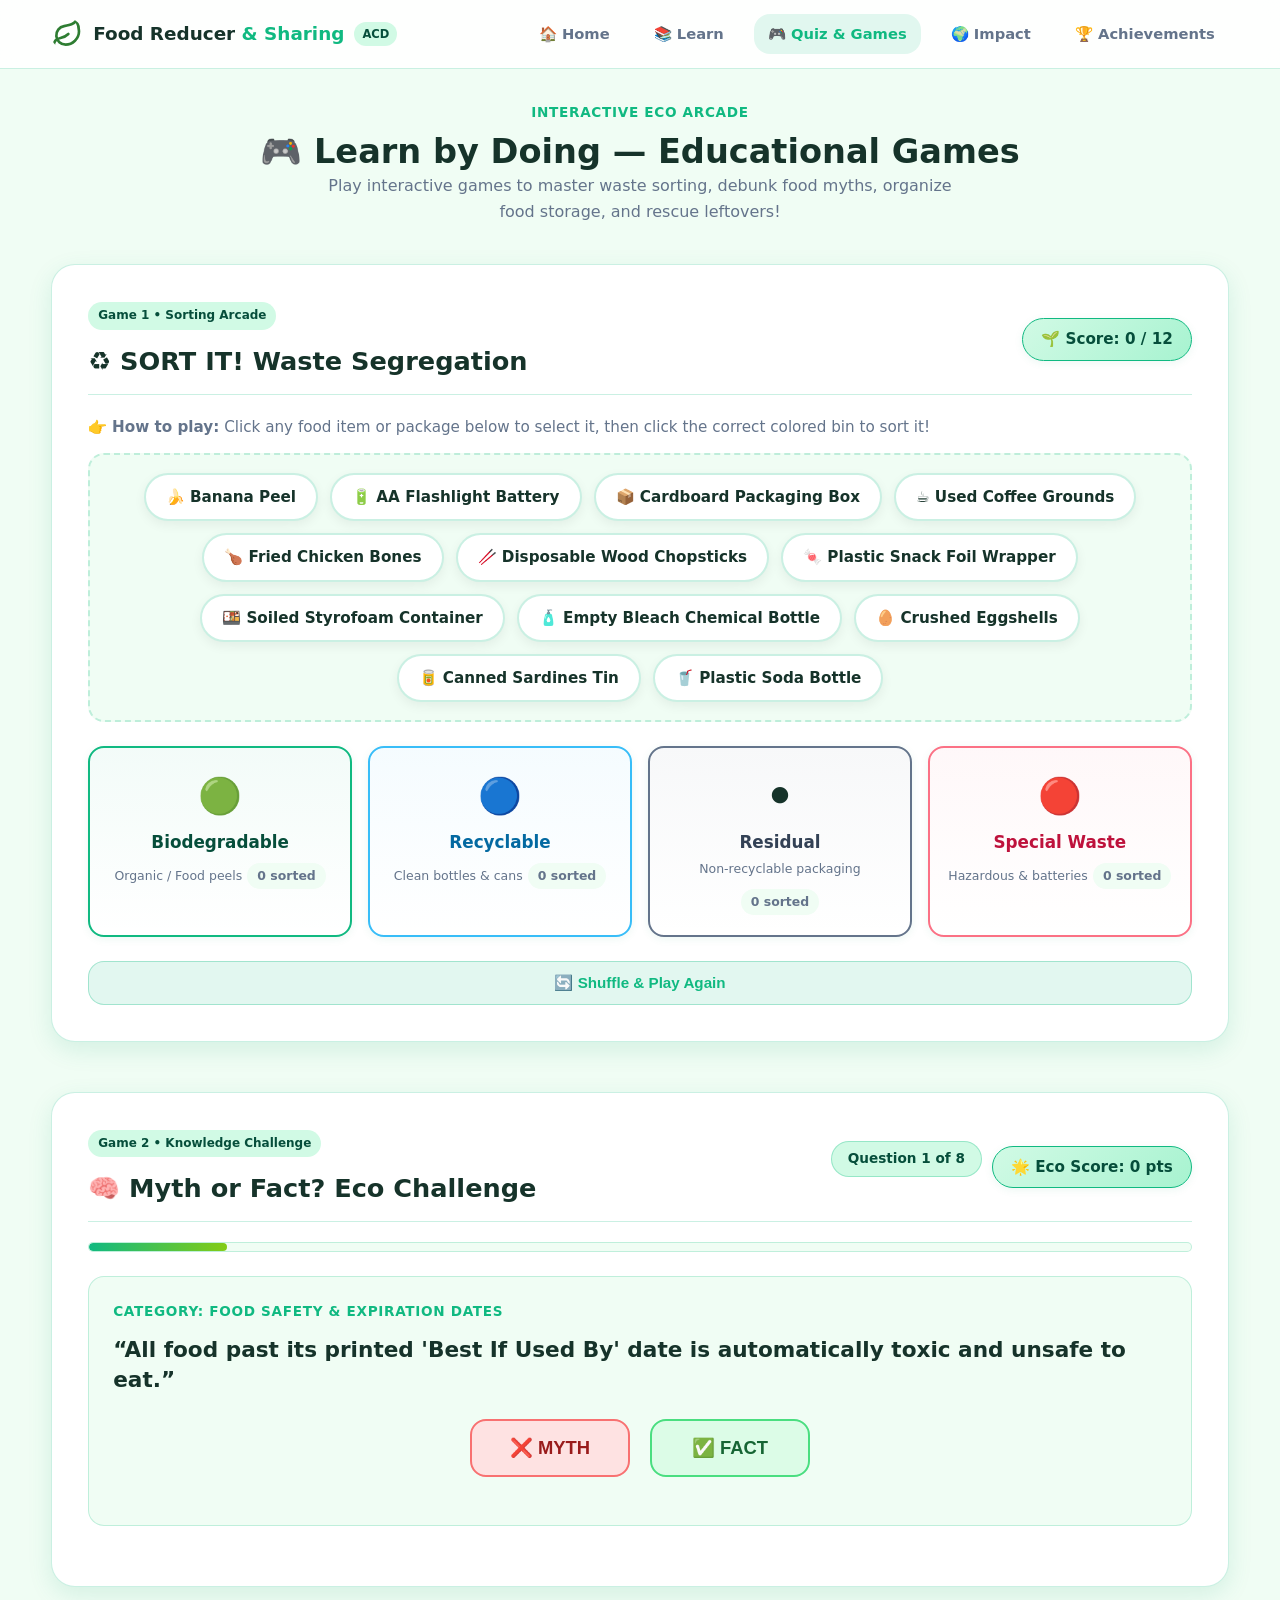
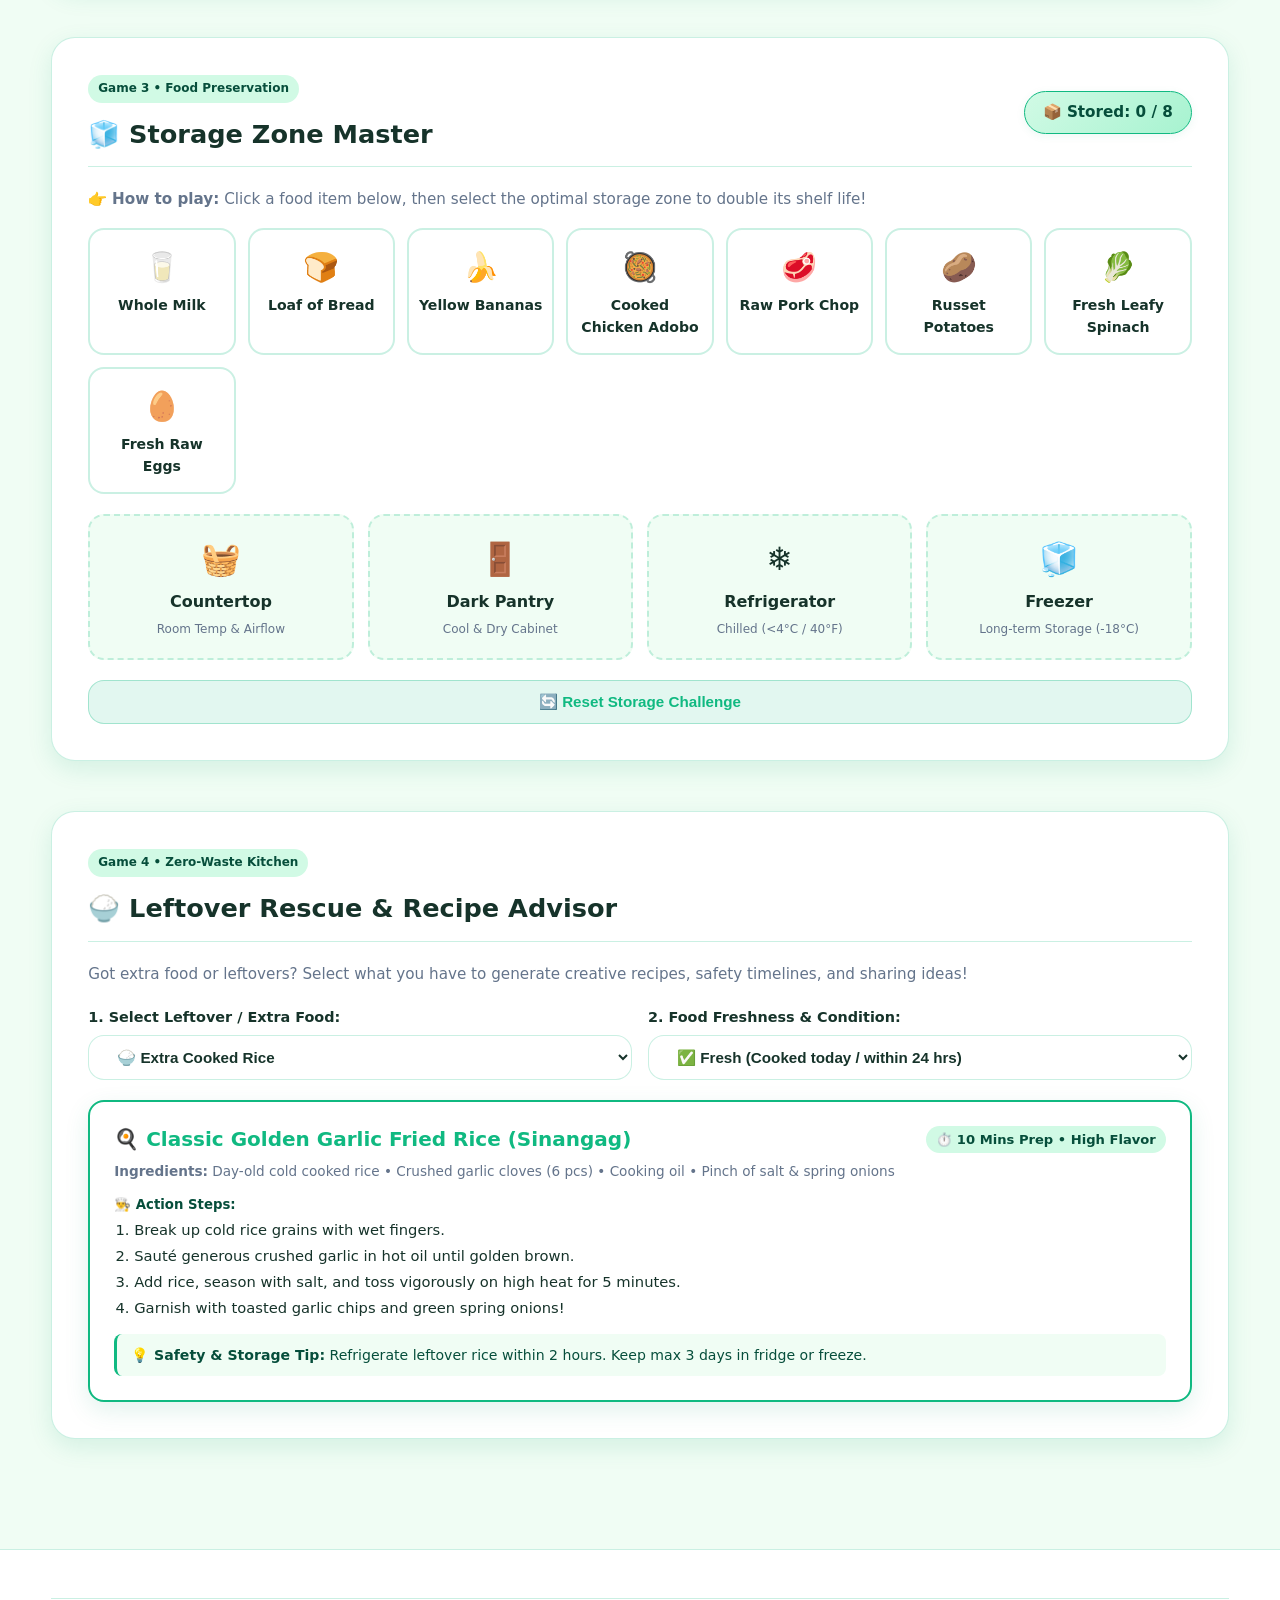
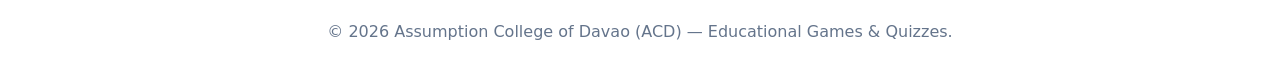
<file: quiz.html>
<!DOCTYPE html>
<html lang="en">

<head>
  <meta charset="UTF-8">
  <meta name="viewport" content="width=device-width, initial-scale=1.0">
  <title>Educational Games &amp; Quizzes — Food Waste Reducer</title>
  <meta name="description" content="Interactive waste sorting arcade, Myth or Fact challenge, and food storage games for Assumption College of Davao.">
  <link rel="icon" type="image/svg+xml" href="images/logo.svg">
  <link rel="stylesheet" href="css/style.css">
  <link rel="stylesheet" href="css/styles.css">
</head>

<body>

  <!-- Site Header (Flexbox Navigation) -->
  <header class="site-header">
    <div class="container header-inner">
      <a href="index.html" class="logo-box">
        <img src="images/logo.svg" alt="ACD Eco Logo" class="logo-img" width="32" height="32">
        <span>Food Reducer <span class="logo-highlight">&amp; Sharing</span></span>
        <span class="logo-badge">ACD</span>
      </a>

      <button class="hamburger-btn" id="hamburger-btn" aria-label="Toggle navigation menu" aria-expanded="false">
        ☰ Menu
      </button>

      <nav aria-label="Main Navigation">
        <ul class="nav-links" id="nav-links">
          <li><a href="index.html">🏠 Home</a></li>
          <li><a href="about.html">📚 Learn</a></li>
          <li><a href="quiz.html" class="active">🎮 Quiz &amp; Games</a></li>
          <li><a href="impact.html">🌍 Impact</a></li>
          <li><a href="achievements.html">🏆 Achievements</a></li>
        </ul>
      </nav>
    </div>
  </header>

  <main style="padding: 30px 0 60px;">
    
    <!-- Page Header -->
    <section class="container" style="margin-bottom: 30px;">
      <div class="section-header">
        <span class="section-tag">Interactive Eco Arcade</span>
        <h2>🎮 Learn by Doing — Educational Games</h2>
        <p style="max-width: 650px; margin-inline: auto;">
          Play interactive games to master waste sorting, debunk food myths, organize food storage, and rescue leftovers!
        </p>
      </div>
    </section>

    <!-- GAME 1: Sort It! Waste Sorting Arcade Game -->
    <section class="container" id="sort-it" style="margin-bottom: 50px;">
      <div class="game-container">
        
        <div class="game-header-bar">
          <div>
            <span class="week4-badge">Game 1 • Sorting Arcade</span>
            <h2 style="font-size: 1.6rem; margin-top: 4px;">♻️ SORT IT! Waste Segregation</h2>
          </div>

          <div style="display: flex; gap: 10px; align-items: center;">
            <div class="game-streak-pill" id="sort-streak-pill">🔥 <span id="sort-streak-count">0</span>x Streak!</div>
            <div class="game-score-pill" id="sort-game-score">🌱 Score: 0 / 12</div>
          </div>
        </div>

        <p style="font-size: 0.95rem; color: var(--muted); margin-bottom: 14px;">
          👉 <strong>How to play:</strong> Click any food item or package below to select it, then click the correct colored bin to sort it!
        </p>

        <!-- Dynamic Items Pool -->
        <div class="sort-items-pool" id="draggable-items-container">
          <!-- Populated dynamically by JS -->
        </div>

        <!-- 4 Stream Bins Grid -->
        <div class="bins-interactive-grid">
          
          <div class="bin-card bin-biodegradable" data-category="biodegradable">
            <div style="font-size: 2.2rem; margin-bottom: 4px;">🟢</div>
            <strong style="display: block; font-size: 1.05rem; color: #064E3B;">Biodegradable</strong>
            <span style="font-size: 0.78rem; color: var(--muted);">Organic / Food peels</span>
            <div class="bin-badge-count" id="count-biodegradable">0 sorted</div>
          </div>

          <div class="bin-card bin-recyclable" data-category="recyclable">
            <div style="font-size: 2.2rem; margin-bottom: 4px;">🔵</div>
            <strong style="display: block; font-size: 1.05rem; color: #0369A1;">Recyclable</strong>
            <span style="font-size: 0.78rem; color: var(--muted);">Clean bottles &amp; cans</span>
            <div class="bin-badge-count" id="count-recyclable">0 sorted</div>
          </div>

          <div class="bin-card bin-residual" data-category="residual">
            <div style="font-size: 2.2rem; margin-bottom: 4px;">⚫</div>
            <strong style="display: block; font-size: 1.05rem; color: #334155;">Residual</strong>
            <span style="font-size: 0.78rem; color: var(--muted);">Non-recyclable packaging</span>
            <div class="bin-badge-count" id="count-residual">0 sorted</div>
          </div>

          <div class="bin-card bin-special" data-category="special">
            <div style="font-size: 2.2rem; margin-bottom: 4px;">🔴</div>
            <strong style="display: block; font-size: 1.05rem; color: #BE123C;">Special Waste</strong>
            <span style="font-size: 0.78rem; color: var(--muted);">Hazardous &amp; batteries</span>
            <div class="bin-badge-count" id="count-special">0 sorted</div>
          </div>

        </div>

        <!-- Completion Celebration Card -->
        <div id="sort-completion-card" style="display: none; padding: 20px; background: var(--light-green); border-radius: var(--radius-md); border: 2px solid var(--primary); text-align: center; margin-bottom: 20px;">
          <h3 style="color: var(--dark-green); margin-bottom: 6px;">🎉 Sorting Master!</h3>
          <p style="font-size: 0.95rem; margin-bottom: 12px;">You sorted all 12 items perfectly and helped keep our ACD campus clean &amp; sustainable!</p>
          <a href="achievements.html" class="btn btn-primary">🏆 View Unlocked Badges →</a>
        </div>

        <button type="button" class="btn btn-secondary" id="reset-sort-game-btn" style="width: 100%;">
          🔄 Shuffle &amp; Play Again
        </button>
      </div>
    </section>

    <!-- GAME 2: Myth or Fact? Ultimate Quiz Challenge -->
    <section class="container" id="myth-fact" style="margin-bottom: 50px;">
      <div class="game-container">
        
        <div class="game-header-bar">
          <div>
            <span class="week4-badge">Game 2 • Knowledge Challenge</span>
            <h2 style="font-size: 1.6rem; margin-top: 4px;">🧠 Myth or Fact? Eco Challenge</h2>
          </div>

          <div style="display: flex; gap: 10px; align-items: center;">
            <div class="acd-badge" id="myth-progress-lbl">Question 1 of 8</div>
            <div class="game-score-pill" id="myth-score-pill">🌟 Eco Score: 0 pts</div>
          </div>
        </div>

        <!-- Quiz Progress Bar -->
        <div class="quiz-progress-track">
          <div class="quiz-progress-fill" id="myth-progress-bar" style="width: 12.5%;"></div>
        </div>

        <!-- Active Question Box -->
        <div class="quiz-question-box" id="myth-question-container">
          <p style="font-size: 0.85rem; text-transform: uppercase; letter-spacing: 0.05em; color: var(--primary); font-weight: 700;" id="myth-category-tag">CATEGORY: FOOD SAFETY &amp; DATES</p>
          <h3 style="font-size: 1.35rem; line-height: 1.4; margin: 12px 0 20px;" id="myth-statement-text">
            “All food past its printed 'Best If Used By' date is automatically toxic and unsafe to consume.”
          </h3>

          <!-- Myth or Fact Action Buttons -->
          <div class="quiz-options-grid" id="myth-options-group">
            <button type="button" class="quiz-action-btn quiz-btn-myth" id="myth-btn-myth">
              ❌ MYTH
            </button>
            <button type="button" class="quiz-action-btn quiz-btn-fact" id="myth-btn-fact">
              ✅ FACT
            </button>
          </div>

          <!-- Explanation Feedback Box -->
          <div class="quiz-feedback-box" id="myth-explanation-box">
            <div id="myth-feedback-header" style="font-weight: 800; font-size: 1.1rem; margin-bottom: 6px;"></div>
            <p id="myth-feedback-explanation" style="font-size: 0.95rem; line-height: 1.5; color: var(--text);"></p>
            <div id="myth-feedback-insight" style="margin-top: 10px; padding: 10px; background: var(--background); border-radius: var(--radius-sm); font-size: 0.88rem; color: var(--dark-green); font-weight: 600;"></div>
            
            <button type="button" class="btn btn-primary" id="myth-next-btn" style="margin-top: 16px;">
              Next Question →
            </button>
          </div>
        </div>

        <!-- Quiz Final Summary Box (Hidden initially) -->
        <div id="myth-summary-card" style="display: none; text-align: center; padding: 30px 20px; background: var(--background); border-radius: var(--radius-md); border: 2px solid var(--primary);">
          <div style="font-size: 3rem; margin-bottom: 8px;">🏆</div>
          <h2 style="color: var(--dark-green); margin-bottom: 8px;">Quiz Completed!</h2>
          <p style="font-size: 1.1rem; margin-bottom: 16px;" id="myth-final-score-text">You scored 8 out of 8 (100%)!</p>
          <div style="margin-bottom: 20px; font-weight: 700; color: var(--primary);" id="myth-final-reward-text">+80 Eco Points added to your steward profile!</div>
          <button type="button" class="btn btn-primary" id="restart-myth-quiz-btn">🔄 Retake Quiz</button>
        </div>

      </div>
    </section>

    <!-- GAME 3: Storage Zone Master Challenge -->
    <section class="container" id="storage-challenge" style="margin-bottom: 50px;">
      <div class="game-container">
        
        <div class="game-header-bar">
          <div>
            <span class="week4-badge">Game 3 • Food Preservation</span>
            <h2 style="font-size: 1.6rem; margin-top: 4px;">🧊 Storage Zone Master</h2>
          </div>

          <div class="game-score-pill" id="storage-score-pill">📦 Stored: 0 / 8</div>
        </div>

        <p style="font-size: 0.95rem; color: var(--muted); margin-bottom: 16px;">
          👉 <strong>How to play:</strong> Click a food item below, then select the optimal storage zone to double its shelf life!
        </p>

        <!-- Food Items to Store -->
        <div class="storage-items-grid" id="storage-items-pool">
          <!-- Populated by JS -->
        </div>

        <!-- Storage Zones -->
        <div class="storage-zones-grid">
          
          <div class="storage-zone-card" data-zone="counter">
            <div style="font-size: 2rem;">🧺</div>
            <strong style="display: block; margin-top: 4px;">Countertop</strong>
            <span style="font-size: 0.75rem; color: var(--muted);">Room Temp &amp; Airflow</span>
          </div>

          <div class="storage-zone-card" data-zone="pantry">
            <div style="font-size: 2rem;">🚪</div>
            <strong style="display: block; margin-top: 4px;">Dark Pantry</strong>
            <span style="font-size: 0.75rem; color: var(--muted);">Cool &amp; Dry Cabinet</span>
          </div>

          <div class="storage-zone-card" data-zone="fridge">
            <div style="font-size: 2rem;">❄️</div>
            <strong style="display: block; margin-top: 4px;">Refrigerator</strong>
            <span style="font-size: 0.75rem; color: var(--muted);">Chilled (&lt;4°C / 40°F)</span>
          </div>

          <div class="storage-zone-card" data-zone="freezer">
            <div style="font-size: 2rem;">🧊</div>
            <strong style="display: block; margin-top: 4px;">Freezer</strong>
            <span style="font-size: 0.75rem; color: var(--muted);">Long-term Storage (-18°C)</span>
          </div>

        </div>

        <!-- Storage Feedback Alert -->
        <div id="storage-feedback-box" style="display: none; margin-top: 20px; padding: 16px; border-radius: var(--radius-md); border: 2px solid var(--primary); background: var(--background);">
          <h4 id="storage-feedback-title" style="color: var(--primary); margin-bottom: 4px;"></h4>
          <p id="storage-feedback-text" style="font-size: 0.9rem; color: var(--text);"></p>
        </div>

        <button type="button" class="btn btn-secondary" id="reset-storage-game-btn" style="width: 100%; margin-top: 20px;">
          🔄 Reset Storage Challenge
        </button>

      </div>
    </section>

    <!-- GAME 4: Leftover Rescue & Recipe Explorer -->
    <section class="container" id="what-should-i-do" style="margin-bottom: 50px;">
      <div class="game-container">
        
        <div class="game-header-bar">
          <div>
            <span class="week4-badge">Game 4 • Zero-Waste Kitchen</span>
            <h2 style="font-size: 1.6rem; margin-top: 4px;">🍚 Leftover Rescue &amp; Recipe Advisor</h2>
          </div>
        </div>

        <p style="font-size: 0.95rem; color: var(--muted); margin-bottom: 20px;">
          Got extra food or leftovers? Select what you have to generate creative recipes, safety timelines, and sharing ideas!
        </p>

        <div style="display: grid; grid-template-columns: repeat(auto-fit, minmax(240px, 1fr)); gap: 16px; margin-bottom: 20px;">
          <div>
            <label for="decision-food-type" style="font-weight: 700; font-size: 0.9rem; display: block; margin-bottom: 6px;">1. Select Leftover / Extra Food:</label>
            <select id="decision-food-type" class="btn btn-outline" style="width: 100%; text-align: left; background: var(--card-bg); font-weight: 600;">
              <option value="cooked_rice">🍚 Extra Cooked Rice</option>
              <option value="overripe_bananas">🍌 Overripe Brown Bananas</option>
              <option value="stale_bread">🍞 Stale Bread / Pan de Sal</option>
              <option value="veggie_scraps">🥕 Vegetable Peels &amp; Trimmings</option>
              <option value="cooked_meat">🍗 Leftover Cooked Chicken / Meat</option>
              <option value="canned_goods">🥫 Extra Unopened Canned Goods</option>
            </select>
          </div>

          <div>
            <label for="decision-condition" style="font-weight: 700; font-size: 0.9rem; display: block; margin-bottom: 6px;">2. Food Freshness &amp; Condition:</label>
            <select id="decision-condition" class="btn btn-outline" style="width: 100%; text-align: left; background: var(--card-bg); font-weight: 600;">
              <option value="fresh_leftover">✅ Fresh (Cooked today / within 24 hrs)</option>
              <option value="excess">🤝 Surplus / Wholesome Unconsumed</option>
              <option value="few_days">❄️ 2-3 Days in Refrigerator</option>
              <option value="questionable">⚠️ Questionable Odor / Visible Mold</option>
            </select>
          </div>
        </div>

        <!-- Recipe & Safety Recommendation Output -->
        <div id="recipe-output-card" class="recipe-card-result">
          <!-- Populated by JS -->
        </div>

      </div>
    </section>

  </main>

  <!-- Visual Mobile Navigation -->
  <nav class="mobile-bottom-nav">
    <a href="index.html" class="mobile-nav-item">
      <span style="font-size: 1.2rem;">🏠</span>
      <span>Home</span>
    </a>
    <a href="quiz.html" class="mobile-nav-item active">
      <span style="font-size: 1.2rem;">🎮</span>
      <span>Play</span>
    </a>
    <a href="achievements.html" class="mobile-nav-item">
      <span style="font-size: 1.2rem;">🎯</span>
      <span>Challenge</span>
    </a>
    <a href="impact.html" class="mobile-nav-item">
      <span style="font-size: 1.2rem;">🌍</span>
      <span>Impact</span>
    </a>
    <a href="achievements.html" class="mobile-nav-item">
      <span style="font-size: 1.2rem;">🏆</span>
      <span>Badges</span>
    </a>
  </nav>

  <!-- Site Footer -->
  <footer class="site-footer">
    <div class="container">
      <div class="footer-bottom">
        <p>&copy; 2026 Assumption College of Davao (ACD) — Educational Games &amp; Quizzes.</p>
      </div>
    </div>
  </footer>

  <script src="js/script.js"></script>
</body>

</html>
</file>
<file: css/style.css>
/* ==========================================================================
   Food Waste Reducer & Sharing Guide — ACD Web Development (Week 3 Makeover)
   Custom CSS Design System, Flexbox, CSS Grid & Media Queries
   ========================================================================== */

/* ==========================================================================
   1. VARIABLES
   ========================================================================== */
:root {
  --primary: #10B981;
  --primary-dark: #059669;
  --light-green: #D1FAE5;
  --lime: #84CC16;
  --yellow: #FACC15;
  --blue: #38BDF8;
  --coral: #FB7185;
  --dark-green: #064E3B;
  --background: #F0FDF4;
  --white: #FFFFFF;
  --text: #16332A;
  --muted: #64748B;

  --card-bg: #FFFFFF;
  --card-bg-glass: rgba(255, 255, 255, 0.88);
  --border-color: rgba(16, 185, 129, 0.22);
  --border-hover: rgba(16, 185, 129, 0.55);

  --shadow-sm: 0 2px 8px rgba(5, 150, 105, 0.08);
  --shadow-md: 0 8px 24px rgba(5, 150, 105, 0.12);
  --shadow-lg: 0 16px 36px rgba(5, 150, 105, 0.16);

  --radius-sm: 8px;
  --radius-md: 16px;
  --radius-lg: 24px;
  --radius-full: 9999px;

  --transition-fast: 0.2s cubic-bezier(0.4, 0, 0.2, 1);
  --transition-normal: 0.3s cubic-bezier(0.4, 0, 0.2, 1);
}

/* Dark Theme Variables */
[data-theme="dark"] {
  --background: #062319;
  --card-bg: #0D3326;
  --card-bg-glass: rgba(13, 51, 38, 0.9);
  --text: #F1F5F9;
  --muted: #94A3B8;
  --border-color: rgba(16, 185, 129, 0.28);
  --shadow-sm: 0 2px 8px rgba(0, 0, 0, 0.3);
  --shadow-md: 0 8px 24px rgba(0, 0, 0, 0.4);
  --shadow-lg: 0 16px 36px rgba(0, 0, 0, 0.5);
}

/* ==========================================================================
   2. RESET
   ========================================================================== */
*, *::before, *::after {
  box-sizing: border-box;
  margin: 0;
  padding: 0;
}

html {
  font-family: system-ui, -apple-system, BlinkMacSystemFont, 'Segoe UI', Roboto, Oxygen, Ubuntu, Cantarell, sans-serif;
  font-size: 16px;
  line-height: 1.6;
  scroll-behavior: smooth;
  color: var(--text);
  background-color: var(--background);
}

body {
  min-height: 100vh;
  display: flex;
  flex-direction: column;
  background-color: var(--background);
  color: var(--text);
  padding-bottom: 70px;
}

@media (min-width: 769px) {
  body {
    padding-bottom: 0;
  }
}

img, svg {
  max-width: 100%;
  height: auto;
  display: block;
}

/* Flexible layout container */
.container {
  width: min(92%, 1200px);
  margin-inline: auto;
}

/* ==========================================================================
   3. TYPOGRAPHY
   ========================================================================== */
h1, h2, h3, h4, h5, h6 {
  color: var(--text);
  line-height: 1.25;
  font-weight: 800;
}

h1 { font-size: clamp(2rem, 4vw, 2.8rem); }
h2 { font-size: clamp(1.5rem, 3vw, 2.1rem); }
h3 { font-size: clamp(1.2rem, 2.2vw, 1.5rem); }

p {
  color: var(--muted);
  font-size: 1rem;
}

a {
  color: var(--primary);
  text-decoration: none;
  transition: color var(--transition-fast);
}

a:hover {
  color: var(--primary-dark);
}

button:focus-visible, a:focus-visible, input:focus-visible, select:focus-visible {
  outline: 3px solid var(--primary);
  outline-offset: 3px;
}

/* ==========================================================================
   4. NAVIGATION (FLEXBOX)
   ========================================================================== */
.site-header {
  position: relative;
  top: 0;
  z-index: 100;
  background: var(--card-bg-glass);
  backdrop-filter: blur(12px);
  -webkit-backdrop-filter: blur(12px);
  border-bottom: 1px solid var(--border-color);
}

.header-inner {
  position: relative;
  display: flex;
  align-items: center;
  justify-content: space-between;
  padding: 14px 0;
}

.logo-box {
  display: flex;
  align-items: center;
  gap: 10px;
  font-weight: 800;
  font-size: 1.15rem;
  color: var(--text);
}

.logo-img {
  width: 32px;
  height: 32px;
  object-fit: contain;
  border-radius: 50%;
  display: inline-block;
  background: transparent;
  transition: transform 0.25s ease;
}

.logo-box:hover .logo-img {
  transform: rotate(12deg) scale(1.1);
}

.logo-box .logo-highlight {
  color: var(--primary);
}

.logo-badge {
  background: var(--light-green);
  color: var(--dark-green);
  font-size: 0.72rem;
  padding: 3px 8px;
  border-radius: var(--radius-full);
  font-weight: 700;
}

[data-theme="dark"] .logo-badge {
  background: rgba(16, 185, 129, 0.2);
  color: #6EE7B7;
}

.nav-links {
  display: flex;
  align-items: center;
  gap: 16px;
  list-style: none;
}

.nav-links a {
  display: inline-flex;
  align-items: center;
  gap: 6px;
  padding: 8px 14px;
  border-radius: var(--radius-md);
  font-weight: 600;
  font-size: 0.92rem;
  color: var(--muted);
  transition: all var(--transition-fast);
}

.nav-links a:hover,
.nav-links a.active {
  color: var(--primary);
  background: rgba(16, 185, 129, 0.12);
}

.theme-toggle-btn {
  background: transparent;
  border: 1px solid var(--border-color);
  color: var(--text);
  padding: 8px 14px;
  border-radius: var(--radius-full);
  cursor: pointer;
  font-weight: 600;
  font-size: 0.85rem;
  transition: all var(--transition-fast);
}

.theme-toggle-btn:hover {
  border-color: var(--primary);
  color: var(--primary);
}

.hamburger-btn {
  display: none;
  background: transparent;
  border: 1px solid var(--border-color);
  color: var(--text);
  padding: 8px 14px;
  border-radius: var(--radius-sm);
  font-weight: 600;
  cursor: pointer;
}

/* Mobile Bottom Fixed Nav Bar (Visual CSS Navigation) */
.mobile-bottom-nav {
  display: none;
  position: fixed;
  bottom: 0;
  left: 0;
  right: 0;
  z-index: 99;
  background: var(--card-bg-glass);
  backdrop-filter: blur(16px);
  -webkit-backdrop-filter: blur(16px);
  border-top: 1px solid var(--border-color);
  padding: 8px 12px;
  justify-content: space-around;
  align-items: center;
}

.mobile-nav-item {
  display: flex;
  flex-direction: column;
  align-items: center;
  gap: 2px;
  font-size: 0.72rem;
  font-weight: 600;
  color: var(--muted);
  padding: 4px 8px;
  border-radius: var(--radius-sm);
  transition: color var(--transition-fast);
}

.mobile-nav-item.active,
.mobile-nav-item:hover {
  color: var(--primary);
}

/* ==========================================================================
   5. HERO SECTION (GRID & FLEXBOX)
   ========================================================================== */
.hero-section {
  display: grid;
  grid-template-columns: 1.1fr 0.9fr;
  gap: 40px;
  align-items: center;
  padding: 48px 0 60px;
}

.hero-content {
  display: flex;
  flex-direction: column;
  align-items: flex-start;
}

.acd-badge {
  display: inline-flex;
  align-items: center;
  gap: 8px;
  background: var(--light-green);
  color: var(--dark-green);
  padding: 6px 16px;
  border-radius: var(--radius-full);
  font-weight: 700;
  font-size: 0.85rem;
  border: 1px solid rgba(16, 185, 129, 0.3);
  margin-bottom: 16px;
}

[data-theme="dark"] .acd-badge {
  background: rgba(16, 185, 129, 0.2);
  color: #6EE7B7;
}

.hero-content h1 span.highlight {
  background: linear-gradient(135deg, #10B981, #84CC16);
  -webkit-background-clip: text;
  -webkit-text-fill-color: transparent;
}

.hero-content p {
  font-size: 1.1rem;
  margin: 16px 0 28px;
  max-width: 520px;
}

.hero-actions {
  display: flex;
  flex-wrap: wrap;
  gap: 16px;
}

.hero-graphic-box {
  position: relative;
  background: var(--card-bg);
  border: 1px solid var(--border-color);
  border-radius: var(--radius-lg);
  padding: 24px;
  box-shadow: var(--shadow-lg);
  display: flex;
  align-items: center;
  justify-content: center;
  min-height: 320px;
}

.hero-illustration {
  width: 100%;
  max-width: 440px;
  height: auto;
  border-radius: var(--radius-md);
  object-fit: cover;
}

/* Floating Eco Pill CSS Animations */
.floating-eco-pill {
  position: absolute;
  background: var(--card-bg);
  border: 1px solid var(--border-color);
  padding: 8px 16px;
  border-radius: var(--radius-full);
  box-shadow: var(--shadow-md);
  font-weight: 600;
  font-size: 0.85rem;
  display: flex;
  align-items: center;
  gap: 8px;
  animation: floatPill 4s ease-in-out infinite;
}

.pill-1 { top: 10%; left: -10px; animation-delay: 0s; }
.pill-2 { bottom: 12%; right: -10px; animation-delay: 2s; }

@keyframes floatPill {
  0%, 100% { transform: translateY(0px); }
  50% { transform: translateY(-8px); }
}

/* ==========================================================================
   6. BUTTONS
   ========================================================================== */
.btn {
  display: inline-flex;
  align-items: center;
  justify-content: center;
  gap: 8px;
  padding: 12px 24px;
  border-radius: var(--radius-md);
  font-weight: 700;
  font-size: 0.95rem;
  cursor: pointer;
  border: 1px solid transparent;
  transition: transform 0.25s ease, box-shadow 0.25s ease, background 0.25s ease;
  text-align: center;
}

.btn-primary {
  background: linear-gradient(135deg, #10B981, #059669);
  color: #FFFFFF;
  box-shadow: 0 4px 14px rgba(16, 185, 129, 0.35);
}

.btn-primary:hover {
  background: linear-gradient(135deg, #059669, #047857);
  box-shadow: 0 6px 20px rgba(16, 185, 129, 0.45);
  transform: translateY(-3px);
  color: #FFFFFF;
}

.btn-secondary {
  background: rgba(16, 185, 129, 0.12);
  color: var(--primary);
  border-color: rgba(16, 185, 129, 0.3);
}

.btn-secondary:hover {
  background: rgba(16, 185, 129, 0.22);
  transform: translateY(-3px);
  color: var(--primary-dark);
}

.btn-outline {
  background: transparent;
  border-color: var(--border-color);
  color: var(--text);
}

.btn-outline:hover {
  border-color: var(--primary);
  color: var(--primary);
}

/* ==========================================================================
   7. CARDS (GENERAL GRID & FLEXBOX)
   ========================================================================== */
.card {
  background: var(--card-bg);
  border: 2px solid var(--border-color);
  border-radius: var(--radius-lg);
  padding: 28px;
  box-shadow: var(--shadow-sm);
  transition: transform 0.25s ease, box-shadow 0.25s ease, border-color 0.25s ease;
}

.card:hover {
  transform: translateY(-6px);
  box-shadow: var(--shadow-lg);
  border-color: var(--primary);
}

.section-header {
  text-align: center;
  margin-bottom: 40px;
}

.section-tag {
  display: inline-block;
  color: var(--primary);
  font-weight: 700;
  font-size: 0.85rem;
  text-transform: uppercase;
  letter-spacing: 0.05em;
  margin-bottom: 8px;
}

/* ==========================================================================
   8. AUDIENCE / ROLE CARDS (GRID)
   ========================================================================== */
.role-cards-grid {
  display: grid;
  grid-template-columns: repeat(4, 1fr);
  gap: 24px;
}

.role-card {
  background: var(--card-bg);
  border: 2px solid var(--border-color);
  border-radius: var(--radius-lg);
  padding: 28px 20px;
  display: flex;
  flex-direction: column;
  justify-content: space-between;
  box-shadow: var(--shadow-sm);
  transition: transform 0.25s ease, box-shadow 0.25s ease, border-color 0.25s ease;
}

.role-card:hover {
  transform: translateY(-6px);
  box-shadow: var(--shadow-lg);
  border-color: var(--primary);
}

.role-icon-box {
  width: 56px;
  height: 56px;
  border-radius: var(--radius-md);
  background: var(--light-green);
  color: var(--dark-green);
  display: flex;
  align-items: center;
  justify-content: center;
  font-size: 1.8rem;
  margin-bottom: 16px;
}

[data-theme="dark"] .role-icon-box {
  background: rgba(16, 185, 129, 0.2);
  color: #6EE7B7;
}

.role-subtitle {
  font-size: 0.9rem;
  color: var(--primary);
  font-weight: 700;
  margin: 4px 0 14px;
}

.role-activities {
  list-style: none;
  margin-bottom: 20px;
  display: flex;
  flex-direction: column;
  gap: 8px;
}

.role-activities li {
  font-size: 0.88rem;
  color: var(--muted);
  display: flex;
  align-items: center;
  gap: 8px;
}

.role-activities li::before {
  content: "•";
  color: var(--primary);
  font-weight: bold;
}

/* ==========================================================================
   9. FOOD WASTE JOURNEY (FLEXBOX & GRID)
   ========================================================================== */
.journey-container {
  background: var(--card-bg);
  border: 1px solid var(--border-color);
  border-radius: var(--radius-lg);
  padding: 36px 24px;
  box-shadow: var(--shadow-md);
}

.journey-steps-track {
  display: flex;
  align-items: center;
  justify-content: space-between;
  gap: 12px;
  margin: 32px 0;
}

.journey-step-item {
  flex: 1;
  background: var(--card-bg);
  border: 2px solid var(--border-color);
  border-radius: var(--radius-md);
  padding: 16px 10px;
  text-align: center;
  transition: transform 0.25s ease, border-color 0.25s ease;
}

.journey-step-item:hover,
.journey-step-item.active-step {
  border-color: var(--primary);
  background: var(--light-green);
  transform: translateY(-4px);
}

[data-theme="dark"] .journey-step-item.active-step {
  background: rgba(16, 185, 129, 0.25);
}

.journey-step-icon {
  font-size: 1.8rem;
  margin-bottom: 4px;
}

.journey-step-name {
  font-size: 0.85rem;
  font-weight: 800;
}

/* ==========================================================================
   10. ACD PRINCIPLES (GRID)
   ========================================================================== */
.acd-grid {
  display: grid;
  grid-template-columns: repeat(4, 1fr);
  gap: 20px;
  margin-top: 24px;
}

.acd-card {
  background: var(--card-bg);
  border: 1px solid var(--border-color);
  border-radius: var(--radius-md);
  padding: 22px;
  box-shadow: var(--shadow-sm);
  transition: transform 0.25s ease, border-color 0.25s ease;
}

.acd-card:hover {
  transform: translateY(-4px);
  border-color: var(--primary);
}

/* ==========================================================================
   11. CORE ACTIONS (GRID)
   ========================================================================== */
.actions-grid {
  display: grid;
  grid-template-columns: repeat(2, 1fr);
  gap: 24px;
}

/* ==========================================================================
   12. LEARN BY DOING PREVIEWS (GRID)
   ========================================================================== */
.previews-grid {
  display: grid;
  grid-template-columns: repeat(2, 1fr);
  gap: 24px;
}

.preview-card {
  background: var(--card-bg);
  border: 2px solid var(--border-color);
  border-radius: var(--radius-lg);
  padding: 28px;
  box-shadow: var(--shadow-sm);
  display: flex;
  flex-direction: column;
  justify-content: space-between;
  transition: transform 0.25s ease, border-color 0.25s ease;
}

.preview-card:hover {
  transform: translateY(-4px);
  border-color: var(--primary);
}

.week4-badge {
  display: inline-block;
  background: var(--light-green);
  color: var(--dark-green);
  font-size: 0.75rem;
  font-weight: 700;
  padding: 4px 10px;
  border-radius: var(--radius-full);
  margin-bottom: 12px;
}

/* ==========================================================================
   13. IMPACT DASHBOARD (GRID)
   ========================================================================== */
.impact-stats-grid {
  display: grid;
  grid-template-columns: repeat(4, 1fr);
  gap: 20px;
}

.stat-card {
  background: var(--card-bg);
  border: 1px solid var(--border-color);
  border-radius: var(--radius-md);
  padding: 24px;
  text-align: center;
  box-shadow: var(--shadow-sm);
}

.stat-val {
  font-size: 1.8rem;
  font-weight: 800;
  color: var(--primary);
}

.stat-label {
  font-size: 0.88rem;
  color: var(--muted);
  font-weight: 600;
  margin-top: 4px;
}

/* ==========================================================================
   14. ACHIEVEMENTS & BADGES (GRID)
   ========================================================================== */
.badges-grid {
  display: grid;
  grid-template-columns: repeat(3, 1fr);
  gap: 20px;
  margin-top: 24px;
}

.badge-card {
  background: var(--card-bg);
  border: 2px solid var(--border-color);
  border-radius: var(--radius-md);
  padding: 24px;
  text-align: center;
  transition: transform 0.25s ease, opacity 0.25s ease;
}

.badge-card.unlocked {
  border-color: var(--primary);
  box-shadow: var(--shadow-sm);
}

.badge-card.locked {
  opacity: 0.6;
  filter: grayscale(80%);
}

.badge-card:hover {
  transform: translateY(-4px);
}

/* Progress bar styling */
.progress-bar-track {
  background: rgba(16, 185, 129, 0.15);
  border-radius: var(--radius-full);
  height: 16px;
  overflow: hidden;
  margin: 14px 0;
}

.progress-bar-fill {
  background: linear-gradient(90deg, #10B981, #84CC16);
  height: 100%;
  border-radius: var(--radius-full);
}

/* ==========================================================================
   15. FOOTER (GRID & FLEXBOX)
   ========================================================================== */
.site-footer {
  background: var(--card-bg);
  border-top: 1px solid var(--border-color);
  padding: 48px 0 24px;
  margin-top: auto;
}

.footer-grid {
  display: grid;
  grid-template-columns: 1.5fr 1fr 1fr;
  gap: 32px;
  margin-bottom: 32px;
}

.footer-brand p {
  margin-top: 12px;
  font-size: 0.9rem;
}

.footer-links h4 {
  margin-bottom: 12px;
  font-size: 1rem;
}

.footer-links ul {
  list-style: none;
  display: flex;
  flex-direction: column;
  gap: 8px;
}

.footer-links a {
  color: var(--muted);
  font-size: 0.9rem;
}

.footer-links a:hover {
  color: var(--primary);
}

.footer-bottom {
  text-align: center;
  padding-top: 20px;
  border-top: 1px solid var(--border-color);
  font-size: 0.85rem;
  color: var(--muted);
}

/* ==========================================================================
   16. RESPONSIVE DESIGN (MEDIA QUERIES)
   ========================================================================== */

/* Breakpoint 1: Desktop / Laptop (1024px to 1440px) */
@media (max-width: 1024px) {
  .role-cards-grid {
    grid-template-columns: repeat(2, 1fr);
  }

  .acd-grid {
    grid-template-columns: repeat(2, 1fr);
  }

  .impact-stats-grid {
    grid-template-columns: repeat(2, 1fr);
  }

  .badges-grid {
    grid-template-columns: repeat(2, 1fr);
  }
}

/* Breakpoint 2: Tablet (768px to 1023px) */
@media (max-width: 768px) {
  .hamburger-btn {
    display: block;
    cursor: pointer;
  }

  .nav-links {
    display: none;
    position: absolute;
    top: calc(100% + 1px);
    left: 0;
    width: 100%;
    background: #ffffff;
    border-top: 3px solid #10B981;
    border-bottom: 3px solid #10B981;
    padding: 12px 20px 20px;
    box-shadow: 0 16px 40px rgba(0, 0, 0, 0.22);
    z-index: 9999;
    flex-direction: column;
    gap: 6px;
    list-style: none;
    margin: 0;
  }

  .nav-links.active {
    display: flex !important;
    animation: slideDown 0.3s cubic-bezier(0.4, 0, 0.2, 1) forwards;
  }

  .nav-links li {
    width: 100%;
    padding: 0;
    margin: 0;
  }

  .nav-links a {
    display: flex;
    align-items: center;
    gap: 10px;
    padding: 14px 18px;
    border-radius: 10px;
    font-size: 1.05rem;
    font-weight: 700;
    color: #16332A;
    text-decoration: none;
    background: transparent;
    transition: background 0.18s ease, color 0.18s ease, transform 0.18s ease;
    border: 2px solid transparent;
    letter-spacing: 0.01em;
  }

  .nav-links a:hover {
    background: #D1FAE5;
    color: #064E3B;
    border-color: #10B981;
    transform: translateX(4px);
  }

  .nav-links a.active {
    background: #10B981;
    color: #ffffff;
    border-color: #059669;
  }

  .mobile-bottom-nav {
    display: flex;
  }

  .hero-section {
    grid-template-columns: 1fr;
    text-align: center;
    padding: 24px 0 40px;
  }

  .hero-content {
    align-items: center;
  }

  .hero-actions {
    justify-content: center;
  }

  .journey-steps-track {
    flex-direction: column;
    align-items: stretch;
  }

  .actions-grid {
    grid-template-columns: 1fr;
  }

  .previews-grid {
    grid-template-columns: 1fr;
  }

  .footer-grid {
    grid-template-columns: 1fr;
  }
}

/* Breakpoint 3: Mobile (320px to 640px) */
@media (max-width: 640px) {
  .role-cards-grid {
    grid-template-columns: 1fr;
  }

  .acd-grid {
    grid-template-columns: 1fr;
  }

  .impact-stats-grid {
    grid-template-columns: 1fr;
  }

  .badges-grid {
    grid-template-columns: 1fr;
  }

  .hero-content h1 {
    font-size: 1.85rem;
  }

  .btn {
    width: 100%;
  }
}

/* ==========================================================================
   INTERACTIVE GAMES & QUIZ SYSTEM STYLES
   ========================================================================== */
.game-container {
  background: var(--card-bg);
  border: 1px solid var(--border-color);
  border-radius: var(--radius-lg);
  padding: clamp(20px, 4vw, 36px);
  box-shadow: var(--shadow-md);
  margin-bottom: 40px;
  position: relative;
  overflow: hidden;
}

.game-header-bar {
  display: flex;
  justify-content: space-between;
  align-items: center;
  flex-wrap: wrap;
  gap: 12px;
  margin-bottom: 20px;
  padding-bottom: 16px;
  border-bottom: 1px solid var(--border-color);
}

.game-score-pill {
  background: linear-gradient(135deg, var(--light-green), #A7F3D0);
  color: var(--dark-green);
  font-weight: 800;
  font-size: 0.95rem;
  padding: 8px 18px;
  border-radius: var(--radius-full);
  display: inline-flex;
  align-items: center;
  gap: 8px;
  border: 1px solid var(--primary);
  box-shadow: var(--shadow-sm);
}

.game-streak-pill {
  background: #FEF3C7;
  color: #92400E;
  font-weight: 800;
  font-size: 0.88rem;
  padding: 6px 14px;
  border-radius: var(--radius-full);
  border: 1px solid #F59E0B;
  display: none;
  animation: pulseGlow 1.2s infinite alternate;
}

.sort-items-pool {
  display: flex;
  flex-wrap: wrap;
  gap: 12px;
  min-height: 80px;
  padding: 18px;
  background: var(--background);
  border-radius: var(--radius-md);
  border: 2px dashed var(--border-color);
  margin-bottom: 24px;
  align-items: center;
  justify-content: center;
  transition: border-color var(--transition-fast);
}

.sort-item-pill {
  background: var(--white);
  color: var(--text);
  font-weight: 700;
  font-size: 0.95rem;
  padding: 10px 20px;
  border-radius: var(--radius-full);
  border: 2px solid var(--border-color);
  box-shadow: 0 4px 12px rgba(0, 0, 0, 0.06);
  cursor: pointer;
  user-select: none;
  display: inline-flex;
  align-items: center;
  gap: 8px;
  transition: transform 0.2s cubic-bezier(0.34, 1.56, 0.64, 1), box-shadow 0.2s ease, border-color 0.2s ease, background 0.2s ease;
}

.sort-item-pill:hover {
  transform: translateY(-3px) scale(1.04);
  box-shadow: 0 8px 20px rgba(16, 185, 129, 0.2);
  border-color: var(--primary);
}

.sort-item-pill.selected {
  border-color: var(--primary);
  background: var(--light-green);
  color: var(--dark-green);
  transform: translateY(-4px) scale(1.08);
  box-shadow: 0 0 0 4px rgba(16, 185, 129, 0.3), 0 10px 24px rgba(16, 185, 129, 0.25);
  animation: itemBounce 0.4s ease;
}

.sort-item-pill.sorted-out {
  opacity: 0;
  transform: scale(0.5);
  pointer-events: none;
  transition: all 0.3s ease;
}

.bins-interactive-grid {
  display: grid;
  grid-template-columns: repeat(auto-fit, minmax(140px, 1fr));
  gap: 16px;
  margin-bottom: 24px;
}

.bin-card {
  padding: 20px 14px;
  border-radius: var(--radius-md);
  text-align: center;
  cursor: pointer;
  background: var(--card-bg);
  border: 2px solid transparent;
  box-shadow: var(--shadow-sm);
  transition: transform 0.2s ease, box-shadow 0.2s ease, border-color 0.2s ease;
  position: relative;
  overflow: hidden;
}

.bin-card:hover {
  transform: translateY(-4px) scale(1.02);
  box-shadow: var(--shadow-md);
}

.bin-card:active {
  transform: scale(0.98);
}

.bin-biodegradable {
  border-color: #10B981;
  background: linear-gradient(180deg, rgba(16, 185, 129, 0.05), transparent);
}
.bin-biodegradable:hover {
  background: rgba(16, 185, 129, 0.12);
  border-color: #059669;
}

.bin-recyclable {
  border-color: #38BDF8;
  background: linear-gradient(180deg, rgba(56, 189, 248, 0.05), transparent);
}
.bin-recyclable:hover {
  background: rgba(56, 189, 248, 0.12);
  border-color: #0284C7;
}

.bin-residual {
  border-color: #64748B;
  background: linear-gradient(180deg, rgba(100, 116, 139, 0.05), transparent);
}
.bin-residual:hover {
  background: rgba(100, 116, 139, 0.12);
  border-color: #334155;
}

.bin-special {
  border-color: #FB7185;
  background: linear-gradient(180deg, rgba(251, 113, 133, 0.05), transparent);
}
.bin-special:hover {
  background: rgba(251, 113, 133, 0.12);
  border-color: #E11D48;
}

.bin-card.flash-success {
  animation: flashGreen 0.6s ease;
}

.bin-card.flash-error {
  animation: shakeRed 0.5s ease;
}

.bin-badge-count {
  display: inline-block;
  margin-top: 8px;
  font-size: 0.78rem;
  font-weight: 700;
  padding: 3px 10px;
  border-radius: var(--radius-full);
  background: var(--background);
  color: var(--muted);
}

/* Quiz Progress Bar */
.quiz-progress-track {
  width: 100%;
  height: 10px;
  background: var(--background);
  border-radius: var(--radius-full);
  overflow: hidden;
  margin: 16px 0 24px;
  border: 1px solid var(--border-color);
}

.quiz-progress-fill {
  height: 100%;
  background: linear-gradient(90deg, var(--primary), var(--lime));
  border-radius: var(--radius-full);
  transition: width 0.35s cubic-bezier(0.4, 0, 0.2, 1);
}

.quiz-question-box {
  background: var(--background);
  border-radius: var(--radius-md);
  padding: 24px;
  margin-bottom: 24px;
  border: 1px solid var(--border-color);
}

.quiz-options-grid {
  display: flex;
  justify-content: center;
  gap: 20px;
  flex-wrap: wrap;
  margin: 24px 0;
}

.quiz-action-btn {
  padding: 16px 36px;
  font-size: 1.15rem;
  font-weight: 800;
  border-radius: var(--radius-md);
  border: 2px solid transparent;
  cursor: pointer;
  display: inline-flex;
  align-items: center;
  gap: 10px;
  transition: transform 0.2s ease, box-shadow 0.2s ease;
  min-width: 160px;
  justify-content: center;
}

.quiz-btn-myth {
  background: #FEE2E2;
  color: #991B1B;
  border-color: #F87171;
}
.quiz-btn-myth:hover {
  background: #FECACA;
  transform: translateY(-3px) scale(1.03);
  box-shadow: 0 8px 20px rgba(239, 68, 68, 0.2);
}

.quiz-btn-fact {
  background: #DCFCE7;
  color: #166534;
  border-color: #4ADE80;
}
.quiz-btn-fact:hover {
  background: #BBF7D0;
  transform: translateY(-3px) scale(1.03);
  box-shadow: 0 8px 20px rgba(34, 197, 94, 0.2);
}

.quiz-feedback-box {
  padding: 20px;
  border-radius: var(--radius-md);
  background: var(--card-bg);
  border: 2px solid var(--primary);
  margin-top: 20px;
  display: none;
  animation: slideDown 0.3s ease;
}

/* Storage Game Interactive */
.storage-items-grid {
  display: grid;
  grid-template-columns: repeat(auto-fit, minmax(130px, 1fr));
  gap: 12px;
  margin-bottom: 20px;
}

.storage-item-card {
  padding: 14px 10px;
  border-radius: var(--radius-md);
  background: var(--card-bg);
  border: 2px solid var(--border-color);
  text-align: center;
  cursor: pointer;
  transition: transform 0.2s ease, border-color 0.2s ease, box-shadow 0.2s ease;
  user-select: none;
}

.storage-item-card:hover {
  transform: translateY(-3px);
  border-color: var(--primary);
  box-shadow: var(--shadow-sm);
}

.storage-item-card.selected {
  border-color: var(--primary);
  background: var(--light-green);
  transform: translateY(-4px) scale(1.05);
  box-shadow: 0 0 0 3px rgba(16, 185, 129, 0.3);
}

.storage-item-card.resolved {
  opacity: 0.55;
  pointer-events: none;
  border-color: #10B981;
  background: #F0FDF4;
}

.storage-zones-grid {
  display: grid;
  grid-template-columns: repeat(auto-fit, minmax(140px, 1fr));
  gap: 14px;
  margin-top: 18px;
}

.storage-zone-card {
  padding: 18px 12px;
  border-radius: var(--radius-md);
  border: 2px dashed var(--border-color);
  text-align: center;
  background: var(--background);
  cursor: pointer;
  transition: all 0.2s ease;
}

.storage-zone-card:hover {
  border-color: var(--primary);
  background: var(--light-green);
  transform: translateY(-3px);
}

/* Recipe Generator Output */
.recipe-card-result {
  background: var(--card-bg);
  border: 2px solid var(--primary);
  border-radius: var(--radius-md);
  padding: 24px;
  margin-top: 20px;
  box-shadow: var(--shadow-md);
  animation: slideDown 0.3s ease;
}

/* Keyframe Animations */
@keyframes itemBounce {
  0% { transform: scale(1); }
  50% { transform: scale(1.15) translateY(-6px); }
  100% { transform: scale(1.08) translateY(-4px); }
}

@keyframes flashGreen {
  0%, 100% { transform: scale(1); }
  50% { transform: scale(1.06); background: #A7F3D0; box-shadow: 0 0 24px rgba(16, 185, 129, 0.5); }
}

@keyframes shakeRed {
  0%, 100% { transform: translateX(0); }
  20%, 60% { transform: translateX(-6px); }
  40%, 80% { transform: translateX(6px); }
}

@keyframes pulseGlow {
  0% { transform: scale(1); }
  100% { transform: scale(1.06); }
}

/* Accessibility: Prefers Reduced Motion */
@media (prefers-reduced-motion: reduce) {
  *,
  *::before,
  *::after {
    animation-duration: 0.01ms !important;
    animation-iteration-count: 1 !important;
    transition-duration: 0.01ms !important;
    scroll-behavior: auto !important;
  }
}
</file>
<file: css/styles.css>
/* ==========================================================================
   Food Waste Reducer & Sharing Guide — ACD Web Development (Week 3 Makeover)
   Custom CSS Design System, Flexbox, CSS Grid & Media Queries
   ========================================================================== */

/* ==========================================================================
   1. VARIABLES
   ========================================================================== */
:root {
  --primary: #10B981;
  --primary-dark: #059669;
  --light-green: #D1FAE5;
  --lime: #84CC16;
  --yellow: #FACC15;
  --blue: #38BDF8;
  --coral: #FB7185;
  --dark-green: #064E3B;
  --background: #F0FDF4;
  --white: #FFFFFF;
  --text: #16332A;
  --muted: #64748B;

  --card-bg: #FFFFFF;
  --card-bg-glass: rgba(255, 255, 255, 0.88);
  --border-color: rgba(16, 185, 129, 0.22);
  --border-hover: rgba(16, 185, 129, 0.55);

  --shadow-sm: 0 2px 8px rgba(5, 150, 105, 0.08);
  --shadow-md: 0 8px 24px rgba(5, 150, 105, 0.12);
  --shadow-lg: 0 16px 36px rgba(5, 150, 105, 0.16);

  --radius-sm: 8px;
  --radius-md: 16px;
  --radius-lg: 24px;
  --radius-full: 9999px;

  --transition-fast: 0.2s cubic-bezier(0.4, 0, 0.2, 1);
  --transition-normal: 0.3s cubic-bezier(0.4, 0, 0.2, 1);
}

/* Dark Theme Variables */
[data-theme="dark"] {
  --background: #062319;
  --card-bg: #0D3326;
  --card-bg-glass: rgba(13, 51, 38, 0.9);
  --text: #F1F5F9;
  --muted: #94A3B8;
  --border-color: rgba(16, 185, 129, 0.28);
  --shadow-sm: 0 2px 8px rgba(0, 0, 0, 0.3);
  --shadow-md: 0 8px 24px rgba(0, 0, 0, 0.4);
  --shadow-lg: 0 16px 36px rgba(0, 0, 0, 0.5);
}

/* ==========================================================================
   2. RESET
   ========================================================================== */
*, *::before, *::after {
  box-sizing: border-box;
  margin: 0;
  padding: 0;
}

html {
  font-family: system-ui, -apple-system, BlinkMacSystemFont, 'Segoe UI', Roboto, Oxygen, Ubuntu, Cantarell, sans-serif;
  font-size: 16px;
  line-height: 1.6;
  scroll-behavior: smooth;
  color: var(--text);
  background-color: var(--background);
}

body {
  min-height: 100vh;
  display: flex;
  flex-direction: column;
  background-color: var(--background);
  color: var(--text);
  padding-bottom: 70px;
}

@media (min-width: 769px) {
  body {
    padding-bottom: 0;
  }
}

img, svg {
  max-width: 100%;
  height: auto;
  display: block;
}

/* Flexible layout container */
.container {
  width: min(92%, 1200px);
  margin-inline: auto;
}

/* ==========================================================================
   3. TYPOGRAPHY
   ========================================================================== */
h1, h2, h3, h4, h5, h6 {
  color: var(--text);
  line-height: 1.25;
  font-weight: 800;
}

h1 { font-size: clamp(2rem, 4vw, 2.8rem); }
h2 { font-size: clamp(1.5rem, 3vw, 2.1rem); }
h3 { font-size: clamp(1.2rem, 2.2vw, 1.5rem); }

p {
  color: var(--muted);
  font-size: 1rem;
}

a {
  color: var(--primary);
  text-decoration: none;
  transition: color var(--transition-fast);
}

a:hover {
  color: var(--primary-dark);
}

button:focus-visible, a:focus-visible, input:focus-visible, select:focus-visible {
  outline: 3px solid var(--primary);
  outline-offset: 3px;
}

/* ==========================================================================
   4. NAVIGATION (FLEXBOX)
   ========================================================================== */
.site-header {
  position: relative;
  top: 0;
  z-index: 100;
  background: var(--card-bg-glass);
  backdrop-filter: blur(12px);
  -webkit-backdrop-filter: blur(12px);
  border-bottom: 1px solid var(--border-color);
}

.header-inner {
  position: relative;
  display: flex;
  align-items: center;
  justify-content: space-between;
  padding: 14px 0;
}

.logo-box {
  display: flex;
  align-items: center;
  gap: 10px;
  font-weight: 800;
  font-size: 1.15rem;
  color: var(--text);
}

.logo-img {
  width: 32px;
  height: 32px;
  object-fit: contain;
  border-radius: 50%;
  display: inline-block;
  background: transparent;
  transition: transform 0.25s ease;
}

.logo-box:hover .logo-img {
  transform: rotate(12deg) scale(1.1);
}

.logo-box .logo-highlight {
  color: var(--primary);
}

.logo-badge {
  background: var(--light-green);
  color: var(--dark-green);
  font-size: 0.72rem;
  padding: 3px 8px;
  border-radius: var(--radius-full);
  font-weight: 700;
}

[data-theme="dark"] .logo-badge {
  background: rgba(16, 185, 129, 0.2);
  color: #6EE7B7;
}

.nav-links {
  display: flex;
  align-items: center;
  gap: 16px;
  list-style: none;
}

.nav-links a {
  display: inline-flex;
  align-items: center;
  gap: 6px;
  padding: 8px 14px;
  border-radius: var(--radius-md);
  font-weight: 600;
  font-size: 0.92rem;
  color: var(--muted);
  transition: all var(--transition-fast);
}

.nav-links a:hover,
.nav-links a.active {
  color: var(--primary);
  background: rgba(16, 185, 129, 0.12);
}

.theme-toggle-btn {
  background: transparent;
  border: 1px solid var(--border-color);
  color: var(--text);
  padding: 8px 14px;
  border-radius: var(--radius-full);
  cursor: pointer;
  font-weight: 600;
  font-size: 0.85rem;
  transition: all var(--transition-fast);
}

.theme-toggle-btn:hover {
  border-color: var(--primary);
  color: var(--primary);
}

.hamburger-btn {
  display: none;
  background: transparent;
  border: 1px solid var(--border-color);
  color: var(--text);
  padding: 8px 14px;
  border-radius: var(--radius-sm);
  font-weight: 600;
  cursor: pointer;
}

/* Mobile Bottom Fixed Nav Bar (Visual CSS Navigation) */
.mobile-bottom-nav {
  display: none;
  position: fixed;
  bottom: 0;
  left: 0;
  right: 0;
  z-index: 99;
  background: var(--card-bg-glass);
  backdrop-filter: blur(16px);
  -webkit-backdrop-filter: blur(16px);
  border-top: 1px solid var(--border-color);
  padding: 8px 12px;
  justify-content: space-around;
  align-items: center;
}

.mobile-nav-item {
  display: flex;
  flex-direction: column;
  align-items: center;
  gap: 2px;
  font-size: 0.72rem;
  font-weight: 600;
  color: var(--muted);
  padding: 4px 8px;
  border-radius: var(--radius-sm);
  transition: color var(--transition-fast);
}

.mobile-nav-item.active,
.mobile-nav-item:hover {
  color: var(--primary);
}

/* ==========================================================================
   5. HERO SECTION (GRID & FLEXBOX)
   ========================================================================== */
.hero-section {
  display: grid;
  grid-template-columns: 1.1fr 0.9fr;
  gap: 40px;
  align-items: center;
  padding: 48px 0 60px;
}

.hero-content {
  display: flex;
  flex-direction: column;
  align-items: flex-start;
}

.acd-badge {
  display: inline-flex;
  align-items: center;
  gap: 8px;
  background: var(--light-green);
  color: var(--dark-green);
  padding: 6px 16px;
  border-radius: var(--radius-full);
  font-weight: 700;
  font-size: 0.85rem;
  border: 1px solid rgba(16, 185, 129, 0.3);
  margin-bottom: 16px;
}

[data-theme="dark"] .acd-badge {
  background: rgba(16, 185, 129, 0.2);
  color: #6EE7B7;
}

.hero-content h1 span.highlight {
  background: linear-gradient(135deg, #10B981, #84CC16);
  -webkit-background-clip: text;
  -webkit-text-fill-color: transparent;
}

.hero-content p {
  font-size: 1.1rem;
  margin: 16px 0 28px;
  max-width: 520px;
}

.hero-actions {
  display: flex;
  flex-wrap: wrap;
  gap: 16px;
}

.hero-graphic-box {
  position: relative;
  background: var(--card-bg);
  border: 1px solid var(--border-color);
  border-radius: var(--radius-lg);
  padding: 24px;
  box-shadow: var(--shadow-lg);
  display: flex;
  align-items: center;
  justify-content: center;
  min-height: 320px;
}

.hero-illustration {
  width: 100%;
  max-width: 440px;
  height: auto;
  border-radius: var(--radius-md);
  object-fit: cover;
}

/* Floating Eco Pill CSS Animations */
.floating-eco-pill {
  position: absolute;
  background: var(--card-bg);
  border: 1px solid var(--border-color);
  padding: 8px 16px;
  border-radius: var(--radius-full);
  box-shadow: var(--shadow-md);
  font-weight: 600;
  font-size: 0.85rem;
  display: flex;
  align-items: center;
  gap: 8px;
  animation: floatPill 4s ease-in-out infinite;
}

.pill-1 { top: 10%; left: -10px; animation-delay: 0s; }
.pill-2 { bottom: 12%; right: -10px; animation-delay: 2s; }

@keyframes floatPill {
  0%, 100% { transform: translateY(0px); }
  50% { transform: translateY(-8px); }
}

/* ==========================================================================
   6. BUTTONS
   ========================================================================== */
.btn {
  display: inline-flex;
  align-items: center;
  justify-content: center;
  gap: 8px;
  padding: 12px 24px;
  border-radius: var(--radius-md);
  font-weight: 700;
  font-size: 0.95rem;
  cursor: pointer;
  border: 1px solid transparent;
  transition: transform 0.25s ease, box-shadow 0.25s ease, background 0.25s ease;
  text-align: center;
}

.btn-primary {
  background: linear-gradient(135deg, #10B981, #059669);
  color: #FFFFFF;
  box-shadow: 0 4px 14px rgba(16, 185, 129, 0.35);
}

.btn-primary:hover {
  background: linear-gradient(135deg, #059669, #047857);
  box-shadow: 0 6px 20px rgba(16, 185, 129, 0.45);
  transform: translateY(-3px);
  color: #FFFFFF;
}

.btn-secondary {
  background: rgba(16, 185, 129, 0.12);
  color: var(--primary);
  border-color: rgba(16, 185, 129, 0.3);
}

.btn-secondary:hover {
  background: rgba(16, 185, 129, 0.22);
  transform: translateY(-3px);
  color: var(--primary-dark);
}

.btn-outline {
  background: transparent;
  border-color: var(--border-color);
  color: var(--text);
}

.btn-outline:hover {
  border-color: var(--primary);
  color: var(--primary);
}

/* ==========================================================================
   7. CARDS (GENERAL GRID & FLEXBOX)
   ========================================================================== */
.card {
  background: var(--card-bg);
  border: 2px solid var(--border-color);
  border-radius: var(--radius-lg);
  padding: 28px;
  box-shadow: var(--shadow-sm);
  transition: transform 0.25s ease, box-shadow 0.25s ease, border-color 0.25s ease;
}

.card:hover {
  transform: translateY(-6px);
  box-shadow: var(--shadow-lg);
  border-color: var(--primary);
}

.section-header {
  text-align: center;
  margin-bottom: 40px;
}

.section-tag {
  display: inline-block;
  color: var(--primary);
  font-weight: 700;
  font-size: 0.85rem;
  text-transform: uppercase;
  letter-spacing: 0.05em;
  margin-bottom: 8px;
}

/* ==========================================================================
   8. AUDIENCE / ROLE CARDS (GRID)
   ========================================================================== */
.role-cards-grid {
  display: grid;
  grid-template-columns: repeat(4, 1fr);
  gap: 24px;
}

.role-card {
  background: var(--card-bg);
  border: 2px solid var(--border-color);
  border-radius: var(--radius-lg);
  padding: 28px 20px;
  display: flex;
  flex-direction: column;
  justify-content: space-between;
  box-shadow: var(--shadow-sm);
  transition: transform 0.25s ease, box-shadow 0.25s ease, border-color 0.25s ease;
}

.role-card:hover {
  transform: translateY(-6px);
  box-shadow: var(--shadow-lg);
  border-color: var(--primary);
}

.role-icon-box {
  width: 56px;
  height: 56px;
  border-radius: var(--radius-md);
  background: var(--light-green);
  color: var(--dark-green);
  display: flex;
  align-items: center;
  justify-content: center;
  font-size: 1.8rem;
  margin-bottom: 16px;
}

[data-theme="dark"] .role-icon-box {
  background: rgba(16, 185, 129, 0.2);
  color: #6EE7B7;
}

.role-subtitle {
  font-size: 0.9rem;
  color: var(--primary);
  font-weight: 700;
  margin: 4px 0 14px;
}

.role-activities {
  list-style: none;
  margin-bottom: 20px;
  display: flex;
  flex-direction: column;
  gap: 8px;
}

.role-activities li {
  font-size: 0.88rem;
  color: var(--muted);
  display: flex;
  align-items: center;
  gap: 8px;
}

.role-activities li::before {
  content: "•";
  color: var(--primary);
  font-weight: bold;
}

/* ==========================================================================
   9. FOOD WASTE JOURNEY (FLEXBOX & GRID)
   ========================================================================== */
.journey-container {
  background: var(--card-bg);
  border: 1px solid var(--border-color);
  border-radius: var(--radius-lg);
  padding: 36px 24px;
  box-shadow: var(--shadow-md);
}

.journey-steps-track {
  display: flex;
  align-items: center;
  justify-content: space-between;
  gap: 12px;
  margin: 32px 0;
}

.journey-step-item {
  flex: 1;
  background: var(--card-bg);
  border: 2px solid var(--border-color);
  border-radius: var(--radius-md);
  padding: 16px 10px;
  text-align: center;
  transition: transform 0.25s ease, border-color 0.25s ease;
}

.journey-step-item:hover,
.journey-step-item.active-step {
  border-color: var(--primary);
  background: var(--light-green);
  transform: translateY(-4px);
}

[data-theme="dark"] .journey-step-item.active-step {
  background: rgba(16, 185, 129, 0.25);
}

.journey-step-icon {
  font-size: 1.8rem;
  margin-bottom: 4px;
}

.journey-step-name {
  font-size: 0.85rem;
  font-weight: 800;
}

/* ==========================================================================
   10. ACD PRINCIPLES (GRID)
   ========================================================================== */
.acd-grid {
  display: grid;
  grid-template-columns: repeat(4, 1fr);
  gap: 20px;
  margin-top: 24px;
}

.acd-card {
  background: var(--card-bg);
  border: 1px solid var(--border-color);
  border-radius: var(--radius-md);
  padding: 22px;
  box-shadow: var(--shadow-sm);
  transition: transform 0.25s ease, border-color 0.25s ease;
}

.acd-card:hover {
  transform: translateY(-4px);
  border-color: var(--primary);
}

/* ==========================================================================
   11. CORE ACTIONS (GRID)
   ========================================================================== */
.actions-grid {
  display: grid;
  grid-template-columns: repeat(2, 1fr);
  gap: 24px;
}

/* ==========================================================================
   12. LEARN BY DOING PREVIEWS (GRID)
   ========================================================================== */
.previews-grid {
  display: grid;
  grid-template-columns: repeat(2, 1fr);
  gap: 24px;
}

.preview-card {
  background: var(--card-bg);
  border: 2px solid var(--border-color);
  border-radius: var(--radius-lg);
  padding: 28px;
  box-shadow: var(--shadow-sm);
  display: flex;
  flex-direction: column;
  justify-content: space-between;
  transition: transform 0.25s ease, border-color 0.25s ease;
}

.preview-card:hover {
  transform: translateY(-4px);
  border-color: var(--primary);
}

.week4-badge {
  display: inline-block;
  background: var(--light-green);
  color: var(--dark-green);
  font-size: 0.75rem;
  font-weight: 700;
  padding: 4px 10px;
  border-radius: var(--radius-full);
  margin-bottom: 12px;
}

/* ==========================================================================
   13. IMPACT DASHBOARD (GRID)
   ========================================================================== */
.impact-stats-grid {
  display: grid;
  grid-template-columns: repeat(4, 1fr);
  gap: 20px;
}

.stat-card {
  background: var(--card-bg);
  border: 1px solid var(--border-color);
  border-radius: var(--radius-md);
  padding: 24px;
  text-align: center;
  box-shadow: var(--shadow-sm);
}

.stat-val {
  font-size: 1.8rem;
  font-weight: 800;
  color: var(--primary);
}

.stat-label {
  font-size: 0.88rem;
  color: var(--muted);
  font-weight: 600;
  margin-top: 4px;
}

/* ==========================================================================
   14. ACHIEVEMENTS & BADGES (GRID)
   ========================================================================== */
.badges-grid {
  display: grid;
  grid-template-columns: repeat(3, 1fr);
  gap: 20px;
  margin-top: 24px;
}

.badge-card {
  background: var(--card-bg);
  border: 2px solid var(--border-color);
  border-radius: var(--radius-md);
  padding: 24px;
  text-align: center;
  transition: transform 0.25s ease, opacity 0.25s ease;
}

.badge-card.unlocked {
  border-color: var(--primary);
  box-shadow: var(--shadow-sm);
}

.badge-card.locked {
  opacity: 0.6;
  filter: grayscale(80%);
}

.badge-card:hover {
  transform: translateY(-4px);
}

/* Progress bar styling */
.progress-bar-track {
  background: rgba(16, 185, 129, 0.15);
  border-radius: var(--radius-full);
  height: 16px;
  overflow: hidden;
  margin: 14px 0;
}

.progress-bar-fill {
  background: linear-gradient(90deg, #10B981, #84CC16);
  height: 100%;
  border-radius: var(--radius-full);
}

/* ==========================================================================
   15. FOOTER (GRID & FLEXBOX)
   ========================================================================== */
.site-footer {
  background: var(--card-bg);
  border-top: 1px solid var(--border-color);
  padding: 48px 0 24px;
  margin-top: auto;
}

.footer-grid {
  display: grid;
  grid-template-columns: 1.5fr 1fr 1fr;
  gap: 32px;
  margin-bottom: 32px;
}

.footer-brand p {
  margin-top: 12px;
  font-size: 0.9rem;
}

.footer-links h4 {
  margin-bottom: 12px;
  font-size: 1rem;
}

.footer-links ul {
  list-style: none;
  display: flex;
  flex-direction: column;
  gap: 8px;
}

.footer-links a {
  color: var(--muted);
  font-size: 0.9rem;
}

.footer-links a:hover {
  color: var(--primary);
}

.footer-bottom {
  text-align: center;
  padding-top: 20px;
  border-top: 1px solid var(--border-color);
  font-size: 0.85rem;
  color: var(--muted);
}

/* ==========================================================================
   16. RESPONSIVE DESIGN (MEDIA QUERIES)
   ========================================================================== */

/* Breakpoint 1: Desktop / Laptop (1024px to 1440px) */
@media (max-width: 1024px) {
  .role-cards-grid {
    grid-template-columns: repeat(2, 1fr);
  }

  .acd-grid {
    grid-template-columns: repeat(2, 1fr);
  }

  .impact-stats-grid {
    grid-template-columns: repeat(2, 1fr);
  }

  .badges-grid {
    grid-template-columns: repeat(2, 1fr);
  }
}

/* Breakpoint 2: Tablet (768px to 1023px) */
@media (max-width: 768px) {
  .hamburger-btn {
    display: block;
    cursor: pointer;
  }

  .nav-links {
    display: none;
    position: absolute;
    top: calc(100% + 1px);
    left: 0;
    width: 100%;
    background: #ffffff;
    border-top: 3px solid #10B981;
    border-bottom: 3px solid #10B981;
    padding: 12px 20px 20px;
    box-shadow: 0 16px 40px rgba(0, 0, 0, 0.22);
    z-index: 9999;
    flex-direction: column;
    gap: 6px;
    list-style: none;
    margin: 0;
  }

  .nav-links.active {
    display: flex !important;
    animation: slideDown 0.3s cubic-bezier(0.4, 0, 0.2, 1) forwards;
  }

  .nav-links li {
    width: 100%;
    padding: 0;
    margin: 0;
  }

  .nav-links a {
    display: flex;
    align-items: center;
    gap: 10px;
    padding: 14px 18px;
    border-radius: 10px;
    font-size: 1.05rem;
    font-weight: 700;
    color: #16332A;
    text-decoration: none;
    background: transparent;
    transition: background 0.18s ease, color 0.18s ease, transform 0.18s ease;
    border: 2px solid transparent;
    letter-spacing: 0.01em;
  }

  .nav-links a:hover {
    background: #D1FAE5;
    color: #064E3B;
    border-color: #10B981;
    transform: translateX(4px);
  }

  .nav-links a.active {
    background: #10B981;
    color: #ffffff;
    border-color: #059669;
  }

  .mobile-bottom-nav {
    display: flex;
  }

  .hero-section {
    grid-template-columns: 1fr;
    text-align: center;
    padding: 24px 0 40px;
  }

  .hero-content {
    align-items: center;
  }

  .hero-actions {
    justify-content: center;
  }

  .journey-steps-track {
    flex-direction: column;
    align-items: stretch;
  }

  .actions-grid {
    grid-template-columns: 1fr;
  }

  .previews-grid {
    grid-template-columns: 1fr;
  }

  .footer-grid {
    grid-template-columns: 1fr;
  }
}

/* Breakpoint 3: Mobile (320px to 640px) */
@media (max-width: 640px) {
  .role-cards-grid {
    grid-template-columns: 1fr;
  }

  .acd-grid {
    grid-template-columns: 1fr;
  }

  .impact-stats-grid {
    grid-template-columns: 1fr;
  }

  .badges-grid {
    grid-template-columns: 1fr;
  }

  .hero-content h1 {
    font-size: 1.85rem;
  }

  .btn {
    width: 100%;
  }
}

/* ==========================================================================
   INTERACTIVE GAMES & QUIZ SYSTEM STYLES
   ========================================================================== */
.game-container {
  background: var(--card-bg);
  border: 1px solid var(--border-color);
  border-radius: var(--radius-lg);
  padding: clamp(20px, 4vw, 36px);
  box-shadow: var(--shadow-md);
  margin-bottom: 40px;
  position: relative;
  overflow: hidden;
}

.game-header-bar {
  display: flex;
  justify-content: space-between;
  align-items: center;
  flex-wrap: wrap;
  gap: 12px;
  margin-bottom: 20px;
  padding-bottom: 16px;
  border-bottom: 1px solid var(--border-color);
}

.game-score-pill {
  background: linear-gradient(135deg, var(--light-green), #A7F3D0);
  color: var(--dark-green);
  font-weight: 800;
  font-size: 0.95rem;
  padding: 8px 18px;
  border-radius: var(--radius-full);
  display: inline-flex;
  align-items: center;
  gap: 8px;
  border: 1px solid var(--primary);
  box-shadow: var(--shadow-sm);
}

.game-streak-pill {
  background: #FEF3C7;
  color: #92400E;
  font-weight: 800;
  font-size: 0.88rem;
  padding: 6px 14px;
  border-radius: var(--radius-full);
  border: 1px solid #F59E0B;
  display: none;
  animation: pulseGlow 1.2s infinite alternate;
}

.sort-items-pool {
  display: flex;
  flex-wrap: wrap;
  gap: 12px;
  min-height: 80px;
  padding: 18px;
  background: var(--background);
  border-radius: var(--radius-md);
  border: 2px dashed var(--border-color);
  margin-bottom: 24px;
  align-items: center;
  justify-content: center;
  transition: border-color var(--transition-fast);
}

.sort-item-pill {
  background: var(--white);
  color: var(--text);
  font-weight: 700;
  font-size: 0.95rem;
  padding: 10px 20px;
  border-radius: var(--radius-full);
  border: 2px solid var(--border-color);
  box-shadow: 0 4px 12px rgba(0, 0, 0, 0.06);
  cursor: pointer;
  user-select: none;
  display: inline-flex;
  align-items: center;
  gap: 8px;
  transition: transform 0.2s cubic-bezier(0.34, 1.56, 0.64, 1), box-shadow 0.2s ease, border-color 0.2s ease, background 0.2s ease;
}

.sort-item-pill:hover {
  transform: translateY(-3px) scale(1.04);
  box-shadow: 0 8px 20px rgba(16, 185, 129, 0.2);
  border-color: var(--primary);
}

.sort-item-pill.selected {
  border-color: var(--primary);
  background: var(--light-green);
  color: var(--dark-green);
  transform: translateY(-4px) scale(1.08);
  box-shadow: 0 0 0 4px rgba(16, 185, 129, 0.3), 0 10px 24px rgba(16, 185, 129, 0.25);
  animation: itemBounce 0.4s ease;
}

.sort-item-pill.sorted-out {
  opacity: 0;
  transform: scale(0.5);
  pointer-events: none;
  transition: all 0.3s ease;
}

.bins-interactive-grid {
  display: grid;
  grid-template-columns: repeat(auto-fit, minmax(140px, 1fr));
  gap: 16px;
  margin-bottom: 24px;
}

.bin-card {
  padding: 20px 14px;
  border-radius: var(--radius-md);
  text-align: center;
  cursor: pointer;
  background: var(--card-bg);
  border: 2px solid transparent;
  box-shadow: var(--shadow-sm);
  transition: transform 0.2s ease, box-shadow 0.2s ease, border-color 0.2s ease;
  position: relative;
  overflow: hidden;
}

.bin-card:hover {
  transform: translateY(-4px) scale(1.02);
  box-shadow: var(--shadow-md);
}

.bin-card:active {
  transform: scale(0.98);
}

.bin-biodegradable {
  border-color: #10B981;
  background: linear-gradient(180deg, rgba(16, 185, 129, 0.05), transparent);
}
.bin-biodegradable:hover {
  background: rgba(16, 185, 129, 0.12);
  border-color: #059669;
}

.bin-recyclable {
  border-color: #38BDF8;
  background: linear-gradient(180deg, rgba(56, 189, 248, 0.05), transparent);
}
.bin-recyclable:hover {
  background: rgba(56, 189, 248, 0.12);
  border-color: #0284C7;
}

.bin-residual {
  border-color: #64748B;
  background: linear-gradient(180deg, rgba(100, 116, 139, 0.05), transparent);
}
.bin-residual:hover {
  background: rgba(100, 116, 139, 0.12);
  border-color: #334155;
}

.bin-special {
  border-color: #FB7185;
  background: linear-gradient(180deg, rgba(251, 113, 133, 0.05), transparent);
}
.bin-special:hover {
  background: rgba(251, 113, 133, 0.12);
  border-color: #E11D48;
}

.bin-card.flash-success {
  animation: flashGreen 0.6s ease;
}

.bin-card.flash-error {
  animation: shakeRed 0.5s ease;
}

.bin-badge-count {
  display: inline-block;
  margin-top: 8px;
  font-size: 0.78rem;
  font-weight: 700;
  padding: 3px 10px;
  border-radius: var(--radius-full);
  background: var(--background);
  color: var(--muted);
}

/* Quiz Progress Bar */
.quiz-progress-track {
  width: 100%;
  height: 10px;
  background: var(--background);
  border-radius: var(--radius-full);
  overflow: hidden;
  margin: 16px 0 24px;
  border: 1px solid var(--border-color);
}

.quiz-progress-fill {
  height: 100%;
  background: linear-gradient(90deg, var(--primary), var(--lime));
  border-radius: var(--radius-full);
  transition: width 0.35s cubic-bezier(0.4, 0, 0.2, 1);
}

.quiz-question-box {
  background: var(--background);
  border-radius: var(--radius-md);
  padding: 24px;
  margin-bottom: 24px;
  border: 1px solid var(--border-color);
}

.quiz-options-grid {
  display: flex;
  justify-content: center;
  gap: 20px;
  flex-wrap: wrap;
  margin: 24px 0;
}

.quiz-action-btn {
  padding: 16px 36px;
  font-size: 1.15rem;
  font-weight: 800;
  border-radius: var(--radius-md);
  border: 2px solid transparent;
  cursor: pointer;
  display: inline-flex;
  align-items: center;
  gap: 10px;
  transition: transform 0.2s ease, box-shadow 0.2s ease;
  min-width: 160px;
  justify-content: center;
}

.quiz-btn-myth {
  background: #FEE2E2;
  color: #991B1B;
  border-color: #F87171;
}
.quiz-btn-myth:hover {
  background: #FECACA;
  transform: translateY(-3px) scale(1.03);
  box-shadow: 0 8px 20px rgba(239, 68, 68, 0.2);
}

.quiz-btn-fact {
  background: #DCFCE7;
  color: #166534;
  border-color: #4ADE80;
}
.quiz-btn-fact:hover {
  background: #BBF7D0;
  transform: translateY(-3px) scale(1.03);
  box-shadow: 0 8px 20px rgba(34, 197, 94, 0.2);
}

.quiz-feedback-box {
  padding: 20px;
  border-radius: var(--radius-md);
  background: var(--card-bg);
  border: 2px solid var(--primary);
  margin-top: 20px;
  display: none;
  animation: slideDown 0.3s ease;
}

/* Storage Game Interactive */
.storage-items-grid {
  display: grid;
  grid-template-columns: repeat(auto-fit, minmax(130px, 1fr));
  gap: 12px;
  margin-bottom: 20px;
}

.storage-item-card {
  padding: 14px 10px;
  border-radius: var(--radius-md);
  background: var(--card-bg);
  border: 2px solid var(--border-color);
  text-align: center;
  cursor: pointer;
  transition: transform 0.2s ease, border-color 0.2s ease, box-shadow 0.2s ease;
  user-select: none;
}

.storage-item-card:hover {
  transform: translateY(-3px);
  border-color: var(--primary);
  box-shadow: var(--shadow-sm);
}

.storage-item-card.selected {
  border-color: var(--primary);
  background: var(--light-green);
  transform: translateY(-4px) scale(1.05);
  box-shadow: 0 0 0 3px rgba(16, 185, 129, 0.3);
}

.storage-item-card.resolved {
  opacity: 0.55;
  pointer-events: none;
  border-color: #10B981;
  background: #F0FDF4;
}

.storage-zones-grid {
  display: grid;
  grid-template-columns: repeat(auto-fit, minmax(140px, 1fr));
  gap: 14px;
  margin-top: 18px;
}

.storage-zone-card {
  padding: 18px 12px;
  border-radius: var(--radius-md);
  border: 2px dashed var(--border-color);
  text-align: center;
  background: var(--background);
  cursor: pointer;
  transition: all 0.2s ease;
}

.storage-zone-card:hover {
  border-color: var(--primary);
  background: var(--light-green);
  transform: translateY(-3px);
}

/* Recipe Generator Output */
.recipe-card-result {
  background: var(--card-bg);
  border: 2px solid var(--primary);
  border-radius: var(--radius-md);
  padding: 24px;
  margin-top: 20px;
  box-shadow: var(--shadow-md);
  animation: slideDown 0.3s ease;
}

/* Keyframe Animations */
@keyframes itemBounce {
  0% { transform: scale(1); }
  50% { transform: scale(1.15) translateY(-6px); }
  100% { transform: scale(1.08) translateY(-4px); }
}

@keyframes flashGreen {
  0%, 100% { transform: scale(1); }
  50% { transform: scale(1.06); background: #A7F3D0; box-shadow: 0 0 24px rgba(16, 185, 129, 0.5); }
}

@keyframes shakeRed {
  0%, 100% { transform: translateX(0); }
  20%, 60% { transform: translateX(-6px); }
  40%, 80% { transform: translateX(6px); }
}

@keyframes pulseGlow {
  0% { transform: scale(1); }
  100% { transform: scale(1.06); }
}

/* Accessibility: Prefers Reduced Motion */
@media (prefers-reduced-motion: reduce) {
  *,
  *::before,
  *::after {
    animation-duration: 0.01ms !important;
    animation-iteration-count: 1 !important;
    transition-duration: 0.01ms !important;
    scroll-behavior: auto !important;
  }
}
</file>
